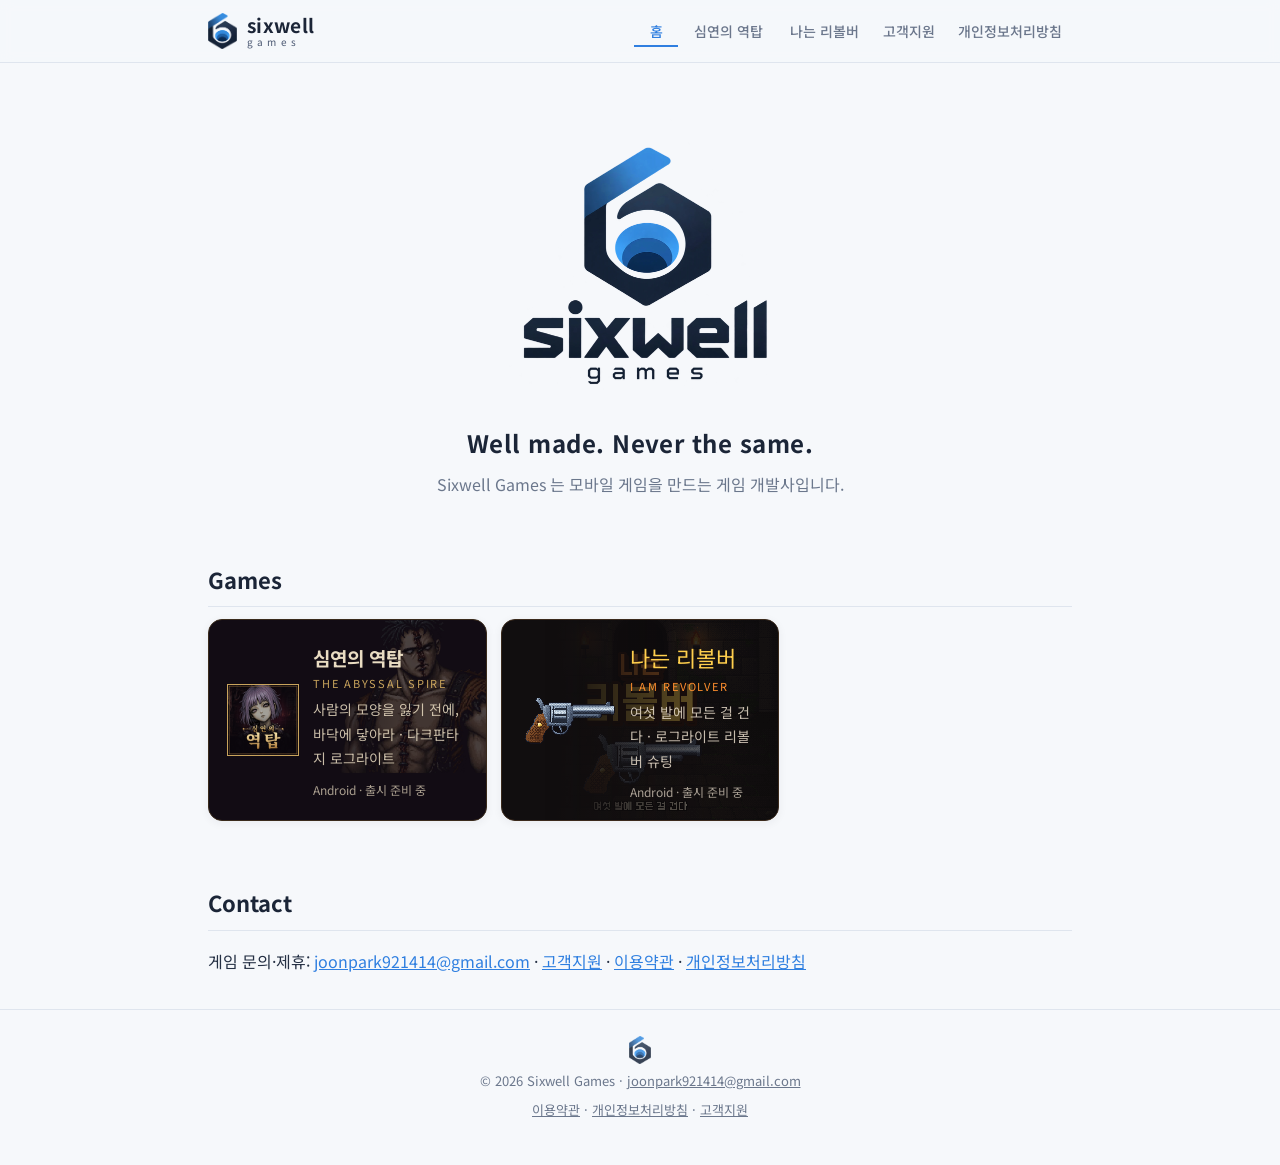
<file: index.html>
<!doctype html>
<html lang="ko"><head><meta charset="utf-8"><meta name="viewport" content="width=device-width,initial-scale=1"><link rel="preconnect" href="https://fonts.googleapis.com"><link rel="preconnect" href="https://fonts.gstatic.com" crossorigin><link href="https://fonts.googleapis.com/css2?family=Noto+Sans+KR:wght@400;500;700&display=swap" rel="stylesheet"><link rel="stylesheet" href="/style.css?v=436f7497"><link rel="icon" href="/img/favicon.png?v=c19245cb"><title>Sixwell Games — Well made. Never the same.</title><meta name="description" content="Sixwell Games 는 모바일 게임을 만드는 게임 개발사입니다."><meta property="og:title" content="Sixwell Games — Well made. Never the same."><meta property="og:image" content="https://sixwellgames.github.io/img/sixwell-logo.png"></head>
<body class="t-co"><header><div class="wrap"><a class="brand" href="/" aria-label="Sixwell Games 홈"><img class="mk dk" src="/img/sixwell-mark.png?v=55bfbbb8" alt="" width="29" height="36"><img class="mk lt" src="/img/sixwell-mark-light.png?v=147a8f50" alt="" width="29" height="36"><span class="bname"><b>sixwell</b><i>games</i></span></a><nav><a href="/" class="on">홈</a><a href="/abyssal-spire/">심연의 역탑</a><a href="/i-am-revolver/">나는 리볼버</a><a href="/support.html">고객지원</a><a href="/privacy.html">개인정보처리방침</a></nav></div></header>
<main class="wrap">
<div class="co-hero">
  <img class="logo" src="/img/sixwell-logo.png?v=3907aaeb" alt="Sixwell Games" width="280" height="277">
  <p class="slogan">Well made. Never the same.</p>
  <p class="lead">Sixwell Games 는 모바일 게임을 만드는 게임 개발사입니다.</p>
</div>
<section><h2>Games</h2><div class="gcards"><a class="gcard abyss" href="/abyssal-spire/"><div class="gbg" style="background-image:url(/img/il_varga.webp?v=620b1bcf)"></div><img class="gic" src="/img/icon.png?v=5c35c102" alt="" width="72" height="72"><div class="gtx"><b>심연의 역탑</b><small>THE ABYSSAL SPIRE</small><span>사람의 모양을 잃기 전에, 바닥에 닿아라 · 다크판타지 로그라이트</span><em>Android · 출시 준비 중</em></div></a><a class="gcard rev" href="/i-am-revolver/"><div class="gbg" style="background-image:url(/img/rv/keyart_title.png?v=8ad557b2)"></div><img class="gic px" src="/img/rv/gun_revolver_main.webp?v=5836a97a" alt="" width="96" height="48"><div class="gtx"><b>나는 리볼버</b><small>I AM REVOLVER</small><span>여섯 발에 모든 걸 건다 · 로그라이트 리볼버 슈팅</span><em>Android · 출시 준비 중</em></div></a></div></section>
<section><h2>Contact</h2><p>게임 문의·제휴: <a href="mailto:joonpark921414@gmail.com">joonpark921414@gmail.com</a> · <a href="/support.html">고객지원</a> · <a href="/terms.html">이용약관</a> · <a href="/privacy.html">개인정보처리방침</a></p></section></main>
<footer><div class="wrap"><img class="fmk dk" src="/img/sixwell-mark.png?v=55bfbbb8" alt="" width="23" height="28"><img class="fmk lt" src="/img/sixwell-mark-light.png?v=147a8f50" alt="" width="23" height="28"><div>© 2026 Sixwell Games · <a href="mailto:joonpark921414@gmail.com">joonpark921414@gmail.com</a></div><div><a href="/terms.html">이용약관</a> · <a href="/privacy.html">개인정보처리방침</a> · <a href="/support.html">고객지원</a></div></div></footer>
</body></html>
</file>
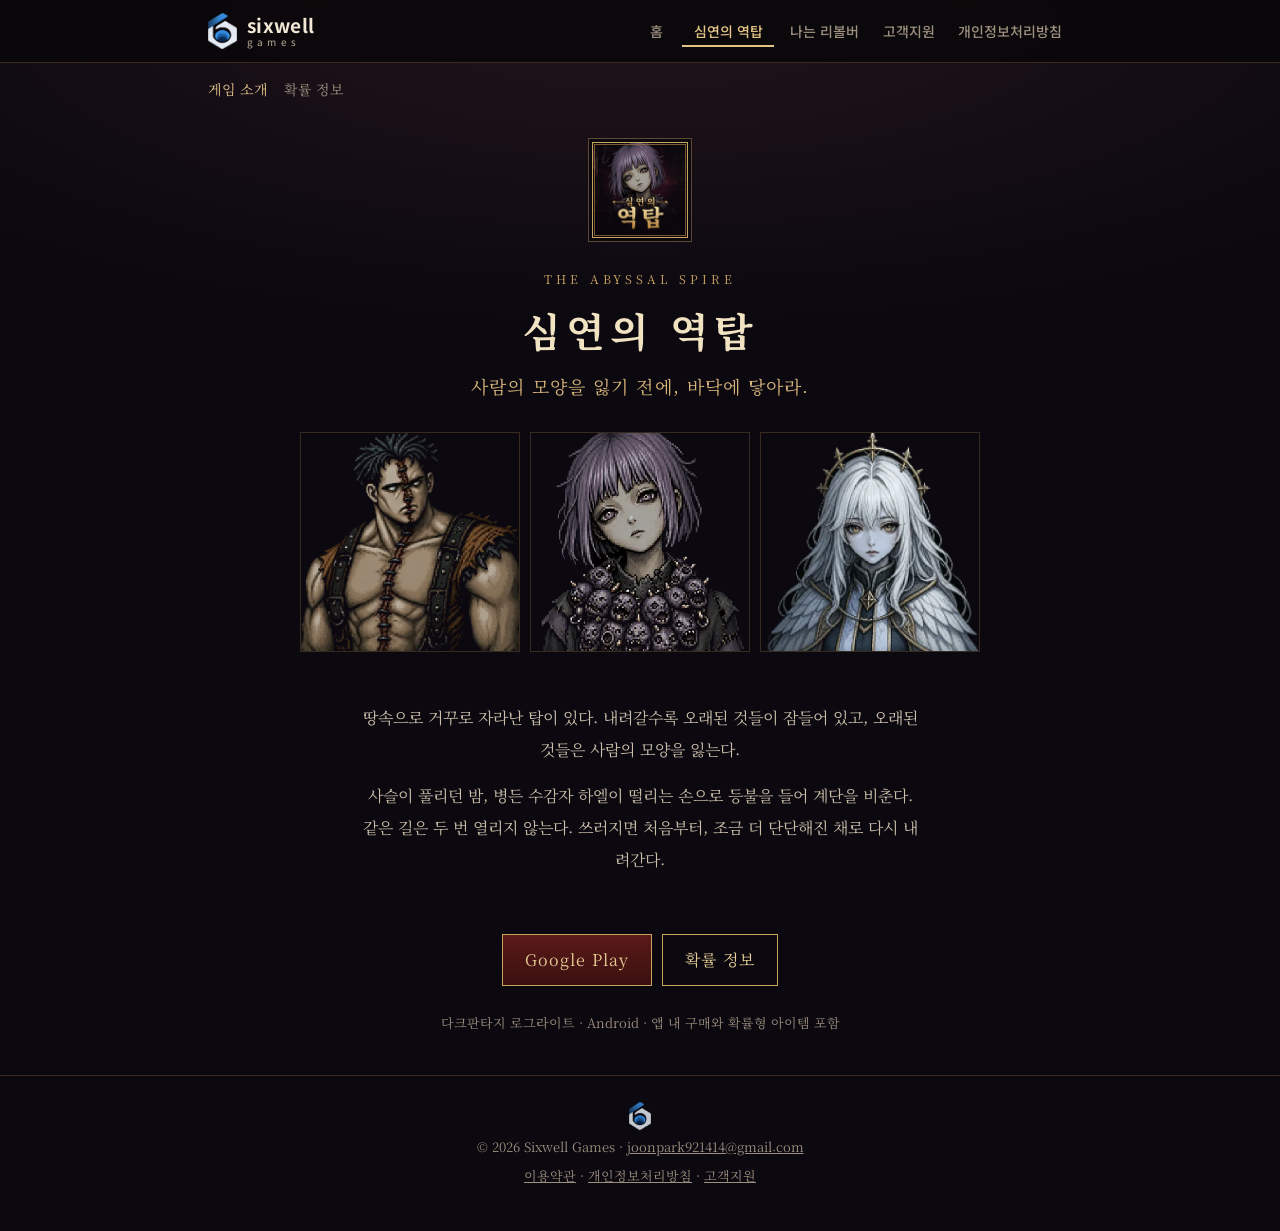
<file: abyssal-spire/index.html>
<!doctype html>
<html lang="ko"><head><meta charset="utf-8"><meta name="viewport" content="width=device-width,initial-scale=1"><link rel="preconnect" href="https://fonts.googleapis.com"><link rel="preconnect" href="https://fonts.gstatic.com" crossorigin><link href="https://fonts.googleapis.com/css2?family=Noto+Serif+KR:wght@400;600;700&family=Noto+Sans+KR:wght@400;500;700&display=swap" rel="stylesheet"><link rel="stylesheet" href="/style.css?v=436f7497"><link rel="icon" href="/img/favicon.png?v=c19245cb"><title>심연의 역탑 — Sixwell Games</title><meta name="description" content="사람의 모양을 잃기 전에, 바닥에 닿아라. 다크판타지 로그라이트, 심연의 역탑."><meta property="og:title" content="심연의 역탑 — Sixwell Games"><meta property="og:image" content="https://sixwellgames.github.io/img/sixwell-logo.png"></head>
<body class="t-abyss"><header><div class="wrap"><a class="brand" href="/" aria-label="Sixwell Games 홈"><img class="mk dk" src="/img/sixwell-mark.png?v=55bfbbb8" alt="" width="29" height="36"><img class="mk lt" src="/img/sixwell-mark-light.png?v=147a8f50" alt="" width="29" height="36"><span class="bname"><b>sixwell</b><i>games</i></span></a><nav><a href="/">홈</a><a href="/abyssal-spire/" class="on">심연의 역탑</a><a href="/i-am-revolver/">나는 리볼버</a><a href="/support.html">고객지원</a><a href="/privacy.html">개인정보처리방침</a></nav></div></header>
<main class="wrap"><div class="subnav"><a href="/abyssal-spire/" class="on">게임 소개</a><a href="/abyssal-spire/probability.html">확률 정보</a></div>
<div class="hero">
  <img class="icon" src="/img/icon.png?v=5c35c102" alt="심연의 역탑" width="96" height="96">
  <small>THE ABYSSAL SPIRE</small>
  <h1>심연의 역탑</h1>
  <p class="tag">사람의 모양을 잃기 전에, 바닥에 닿아라.</p>
  <div class="cast"><img src="/img/il_varga.webp?v=620b1bcf" alt="바르가"><img src="/img/il_nella.webp?v=937de318" alt="넬라"><img src="/img/il_elin.webp?v=301bb356" alt="엘린"></div>
</div>
<section class="lore">
<p>땅속으로 거꾸로 자라난 탑이 있다. 내려갈수록 오래된 것들이 잠들어 있고, 오래된 것들은 사람의 모양을 잃는다.</p>
<p>사슬이 풀리던 밤, 병든 수감자 하엘이 떨리는 손으로 등불을 들어 계단을 비춘다. 같은 길은 두 번 열리지 않는다. 쓰러지면 처음부터, 조금 더 단단해진 채로 다시 내려간다.</p>
</section>
<div class="btns"><a class="btn" href="https://play.google.com/store/apps/details?id=com.yeoktap.game">Google Play</a><a class="btn ghost" href="/abyssal-spire/probability.html">확률 정보</a></div>
<p class="gmeta">다크판타지 로그라이트 · Android · 앱 내 구매와 확률형 아이템 포함</p></main>
<footer><div class="wrap"><img class="fmk dk" src="/img/sixwell-mark.png?v=55bfbbb8" alt="" width="23" height="28"><img class="fmk lt" src="/img/sixwell-mark-light.png?v=147a8f50" alt="" width="23" height="28"><div>© 2026 Sixwell Games · <a href="mailto:joonpark921414@gmail.com">joonpark921414@gmail.com</a></div><div><a href="/terms.html">이용약관</a> · <a href="/privacy.html">개인정보처리방침</a> · <a href="/support.html">고객지원</a></div></div></footer>
</body></html>
</file>
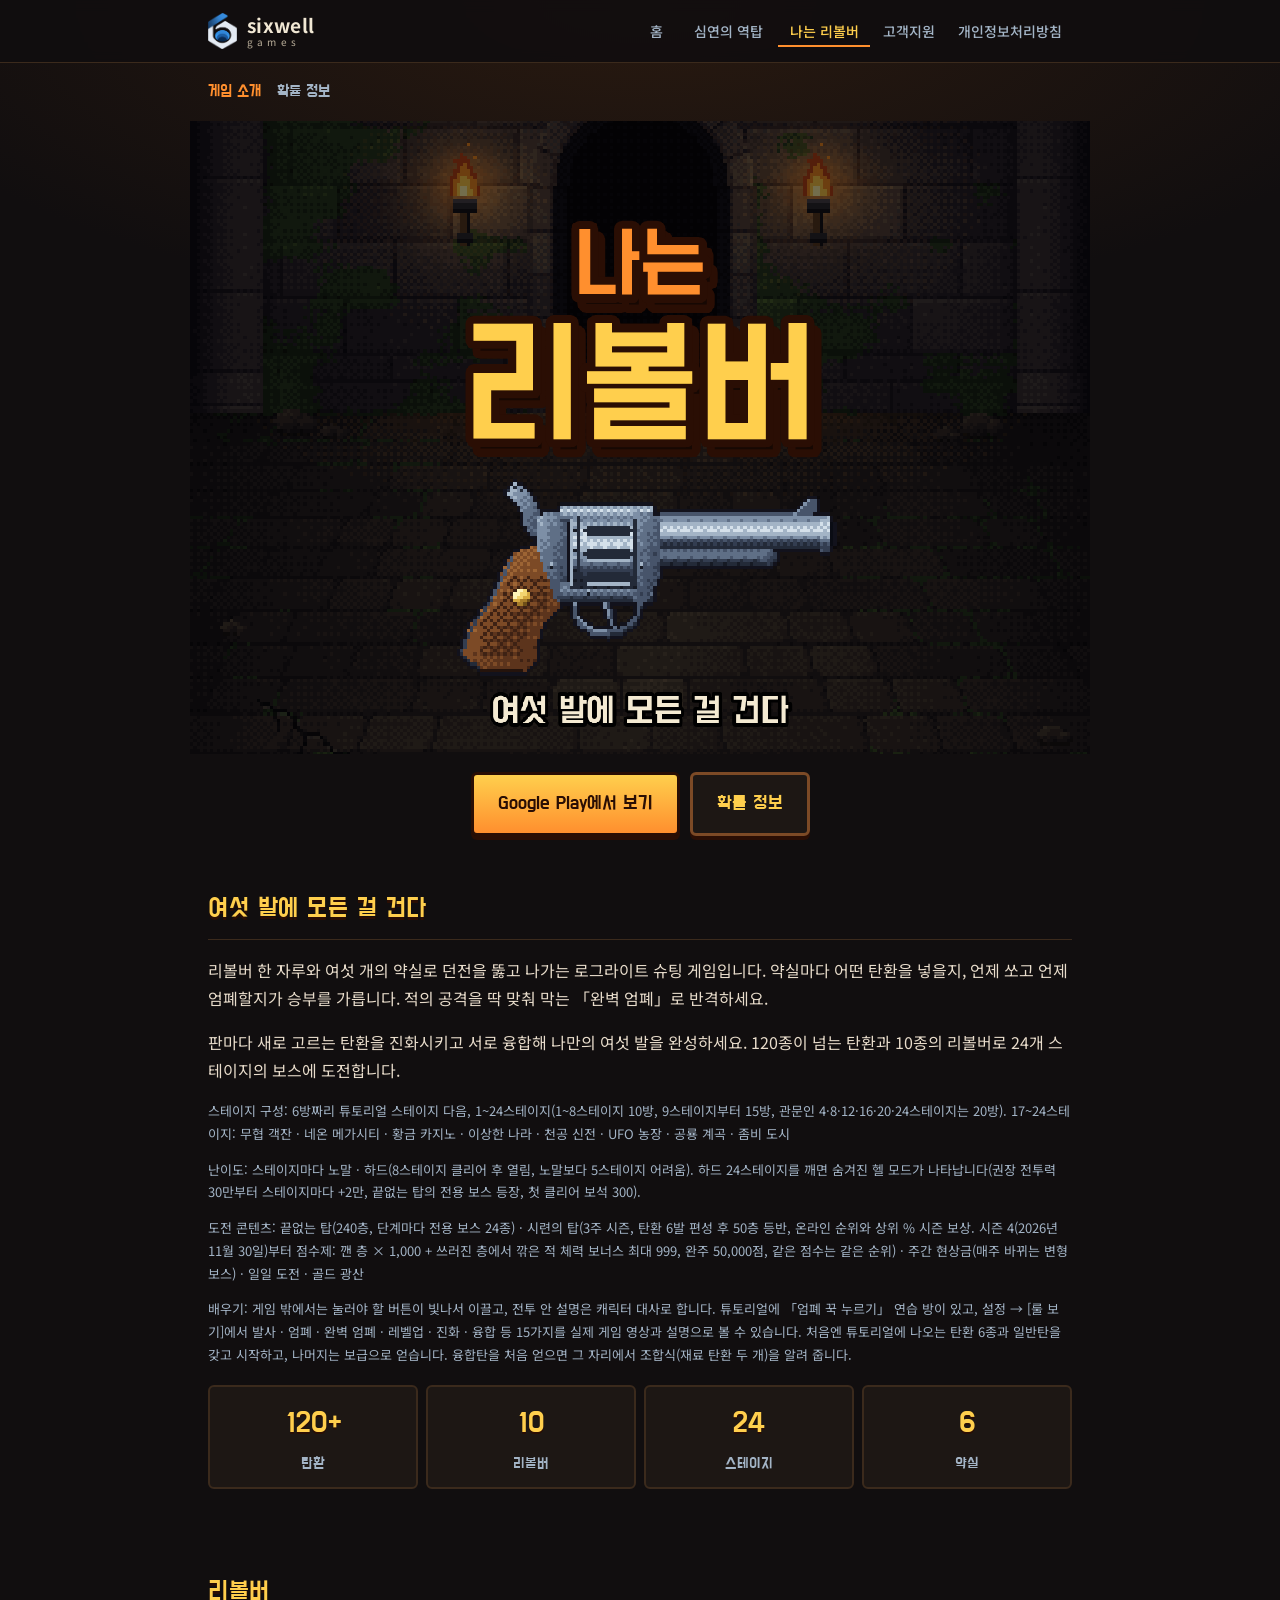
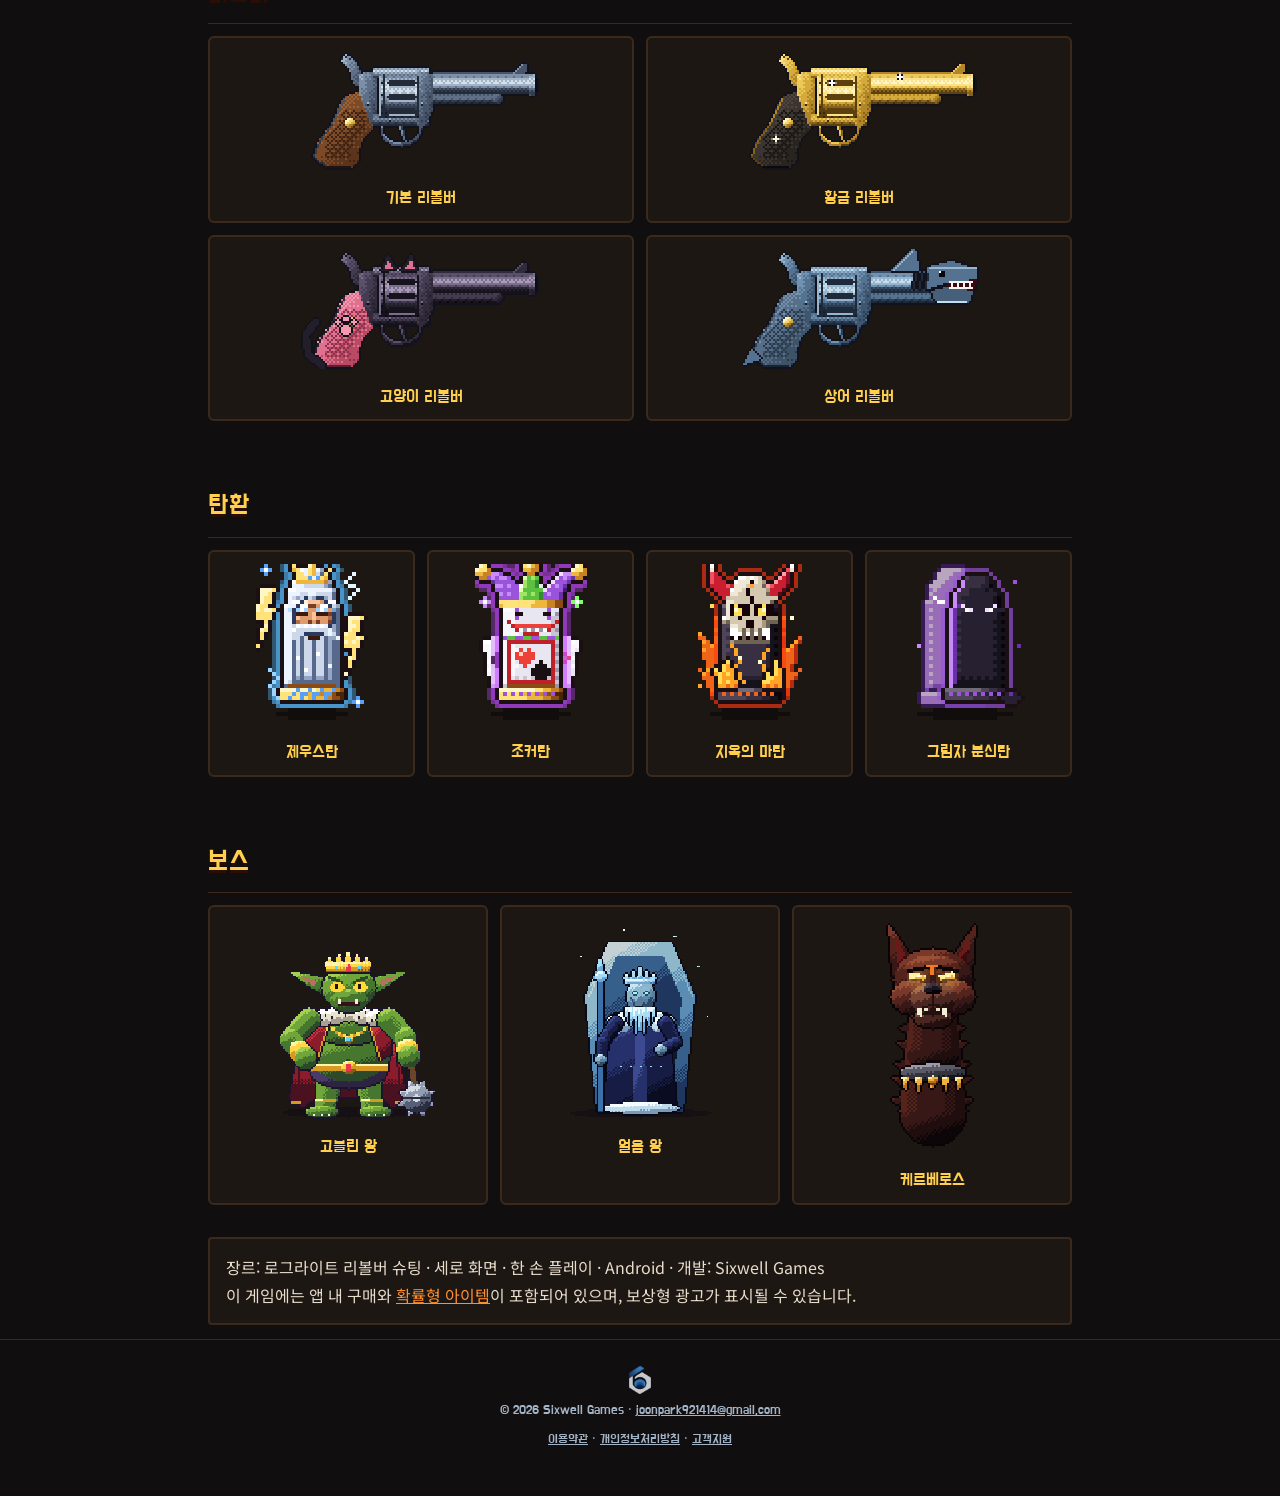
<file: i-am-revolver/index.html>
<!doctype html>
<html lang="ko"><head><meta charset="utf-8"><meta name="viewport" content="width=device-width,initial-scale=1"><link rel="preconnect" href="https://fonts.googleapis.com"><link rel="preconnect" href="https://fonts.gstatic.com" crossorigin><link href="https://fonts.googleapis.com/css2?family=Do+Hyeon&family=Noto+Sans+KR:wght@400;500;700&display=swap" rel="stylesheet"><link rel="stylesheet" href="/style.css?v=436f7497"><link rel="icon" href="/img/favicon.png?v=c19245cb"><title>나는 리볼버 — Sixwell Games</title><meta name="description" content="여섯 발에 모든 걸 건다. 리볼버 한 자루로 던전을 뚫는 로그라이트 슈팅, 나는 리볼버."><meta property="og:title" content="나는 리볼버 — Sixwell Games"><meta property="og:image" content="https://sixwellgames.github.io/img/sixwell-logo.png"></head>
<body class="t-rev"><header><div class="wrap"><a class="brand" href="/" aria-label="Sixwell Games 홈"><img class="mk dk" src="/img/sixwell-mark.png?v=55bfbbb8" alt="" width="29" height="36"><img class="mk lt" src="/img/sixwell-mark-light.png?v=147a8f50" alt="" width="29" height="36"><span class="bname"><b>sixwell</b><i>games</i></span></a><nav><a href="/">홈</a><a href="/abyssal-spire/">심연의 역탑</a><a href="/i-am-revolver/" class="on">나는 리볼버</a><a href="/support.html">고객지원</a><a href="/privacy.html">개인정보처리방침</a></nav></div></header>
<main class="wrap"><div class="subnav"><a href="/i-am-revolver/" class="on">게임 소개</a><a href="/i-am-revolver/probability.html">확률 정보</a></div>
<div class="rv-hero"><img class="key" src="/img/rv/keyart_title.png?v=8ad557b2" alt="나는 리볼버 — 여섯 발에 모든 걸 건다" width="1080" height="760"></div>
<div class="rv-btns"><a class="rbtn" href="https://play.google.com/store/apps/details?id=sixwell.iamrevolver">Google Play에서 보기</a><a class="rbtn ghost" href="/i-am-revolver/probability.html">확률 정보</a></div>
<section>
<h2>여섯 발에 모든 걸 건다</h2>
<p>리볼버 한 자루와 여섯 개의 약실로 던전을 뚫고 나가는 로그라이트 슈팅 게임입니다. 약실마다 어떤 탄환을 넣을지, 언제 쏘고 언제 엄폐할지가 승부를 가릅니다. 적의 공격을 딱 맞춰 막는 「완벽 엄폐」로 반격하세요.</p>
<p>판마다 새로 고르는 탄환을 진화시키고 서로 융합해 나만의 여섯 발을 완성하세요. 120종이 넘는 탄환과 10종의 리볼버로 24개 스테이지의 보스에 도전합니다.</p>
<p class="meta">스테이지 구성: 6방짜리 튜토리얼 스테이지 다음, 1~24스테이지(1~8스테이지 10방, 9스테이지부터 15방, 관문인 4·8·12·16·20·24스테이지는 20방). 17~24스테이지: 무협 객잔 · 네온 메가시티 · 황금 카지노 · 이상한 나라 · 천공 신전 · UFO 농장 · 공룡 계곡 · 좀비 도시</p>
<p class="meta">난이도: 스테이지마다 노말 · 하드(8스테이지 클리어 후 열림, 노말보다 5스테이지 어려움). 하드 24스테이지를 깨면 숨겨진 헬 모드가 나타납니다(권장 전투력 30만부터 스테이지마다 +2만, 끝없는 탑의 전용 보스 등장, 첫 클리어 보석 300).</p>
<p class="meta">도전 콘텐츠: 끝없는 탑(240층, 단계마다 전용 보스 24종) · 시련의 탑(3주 시즌, 탄환 6발 편성 후 50층 등반, 온라인 순위와 상위 % 시즌 보상. 시즌 4(2026년 11월 30일)부터 점수제: 깬 층 × 1,000 + 쓰러진 층에서 깎은 적 체력 보너스 최대 999, 완주 50,000점, 같은 점수는 같은 순위) · 주간 현상금(매주 바뀌는 변형 보스) · 일일 도전 · 골드 광산</p>
<p class="meta">배우기: 게임 밖에서는 눌러야 할 버튼이 빛나서 이끌고, 전투 안 설명은 캐릭터 대사로 합니다. 튜토리얼에 「엄폐 꾹 누르기」 연습 방이 있고, 설정 → [룰 보기]에서 발사 · 엄폐 · 완벽 엄폐 · 레벨업 · 진화 · 융합 등 15가지를 실제 게임 영상과 설명으로 볼 수 있습니다. 처음엔 튜토리얼에 나오는 탄환 6종과 일반탄을 갖고 시작하고, 나머지는 보급으로 얻습니다. 융합탄을 처음 얻으면 그 자리에서 조합식(재료 탄환 두 개)을 알려 줍니다.</p>
<div class="rv-facts"><div><b>120+</b><span>탄환</span></div><div><b>10</b><span>리볼버</span></div><div><b>24</b><span>스테이지</span></div><div><b>6</b><span>약실</span></div></div>
</section>
<section><h2>리볼버</h2><div class="rv-grid guns">
<figure><img class="px" src="/img/rv/gun_revolver_main.webp?v=5836a97a" alt="기본 리볼버" width="240" height="120" loading="lazy"><figcaption>기본 리볼버</figcaption></figure>
<figure><img class="px" src="/img/rv/gun_golden.webp?v=cc43740c" alt="황금 리볼버" width="240" height="120" loading="lazy"><figcaption>황금 리볼버</figcaption></figure>
<figure><img class="px" src="/img/rv/gun_cat.webp?v=bd322983" alt="고양이 리볼버" width="240" height="120" loading="lazy"><figcaption>고양이 리볼버</figcaption></figure>
<figure><img class="px" src="/img/rv/gun_shark.webp?v=1de240bb" alt="상어 리볼버" width="240" height="120" loading="lazy"><figcaption>상어 리볼버</figcaption></figure>
</div></section>
<section><h2>탄환</h2><div class="rv-grid bullets">
<figure><img class="px" src="/img/rv/bullet_zeus.webp?v=9780c466" alt="제우스탄" width="112" height="160" loading="lazy"><figcaption>제우스탄</figcaption></figure>
<figure><img class="px" src="/img/rv/bullet_joker.webp?v=6efb04c6" alt="조커탄" width="112" height="160" loading="lazy"><figcaption>조커탄</figcaption></figure>
<figure><img class="px" src="/img/rv/bullet_hellfire.webp?v=b32215c6" alt="지옥의 마탄" width="112" height="160" loading="lazy"><figcaption>지옥의 마탄</figcaption></figure>
<figure><img class="px" src="/img/rv/bullet_shadow.webp?v=d85c659e" alt="그림자 분신탄" width="112" height="160" loading="lazy"><figcaption>그림자 분신탄</figcaption></figure>
</div></section>
<section><h2>보스</h2><div class="rv-grid bosses">
<figure><img class="px" src="/img/rv/enemy_goblin_king.webp?v=371f0390" alt="고블린 왕" width="200" height="200" loading="lazy"><figcaption>고블린 왕</figcaption></figure>
<figure><img class="px" src="/img/rv/enemy_ice_king.webp?v=d3969898" alt="얼음 왕" width="200" height="200" loading="lazy"><figcaption>얼음 왕</figcaption></figure>
<figure><img class="px" src="/img/rv/enemy_cerberus.webp?v=50a28340" alt="케르베로스" width="200" height="233" loading="lazy"><figcaption>케르베로스</figcaption></figure>
</div></section>
<div class="box">장르: 로그라이트 리볼버 슈팅 · 세로 화면 · 한 손 플레이 · Android · 개발: Sixwell Games<br>이 게임에는 앱 내 구매와 <a href="/i-am-revolver/probability.html">확률형 아이템</a>이 포함되어 있으며, 보상형 광고가 표시될 수 있습니다.</div></main>
<footer><div class="wrap"><img class="fmk dk" src="/img/sixwell-mark.png?v=55bfbbb8" alt="" width="23" height="28"><img class="fmk lt" src="/img/sixwell-mark-light.png?v=147a8f50" alt="" width="23" height="28"><div>© 2026 Sixwell Games · <a href="mailto:joonpark921414@gmail.com">joonpark921414@gmail.com</a></div><div><a href="/terms.html">이용약관</a> · <a href="/privacy.html">개인정보처리방침</a> · <a href="/support.html">고객지원</a></div></div></footer>
</body></html>
</file>
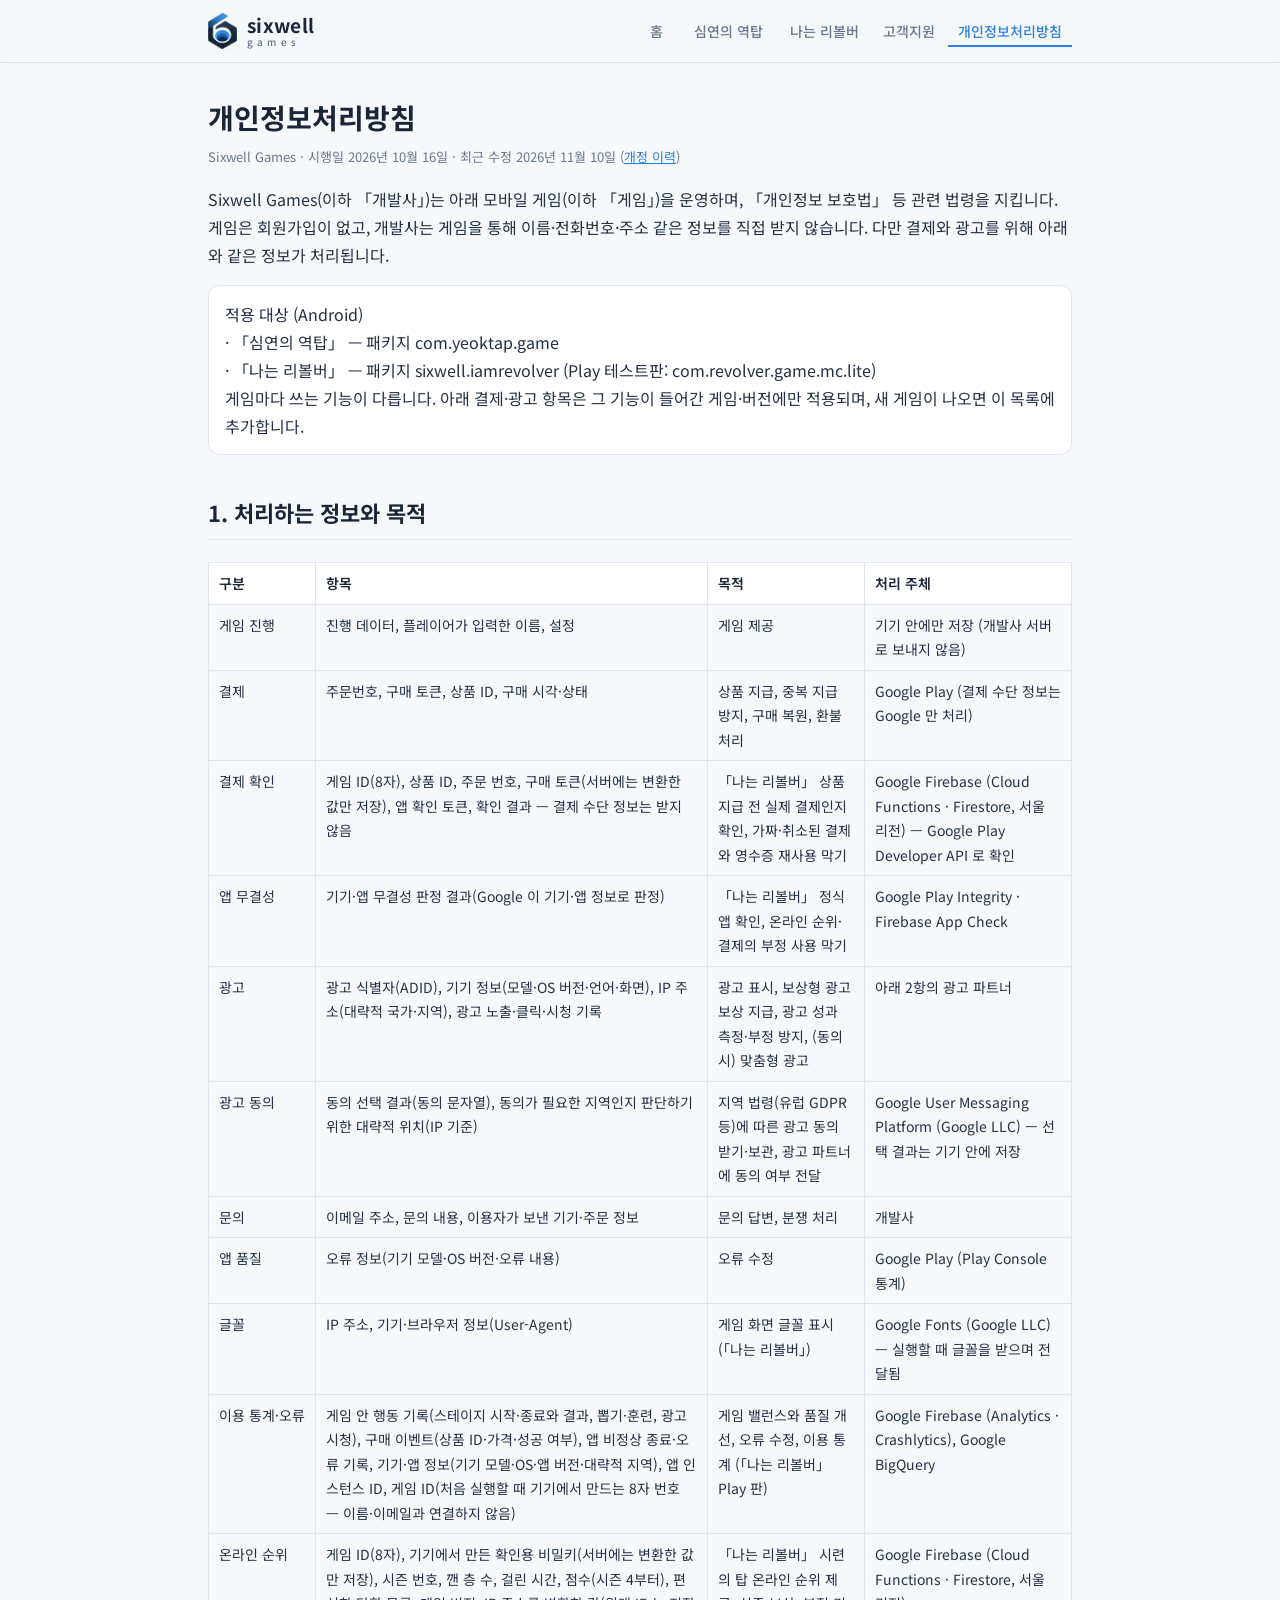
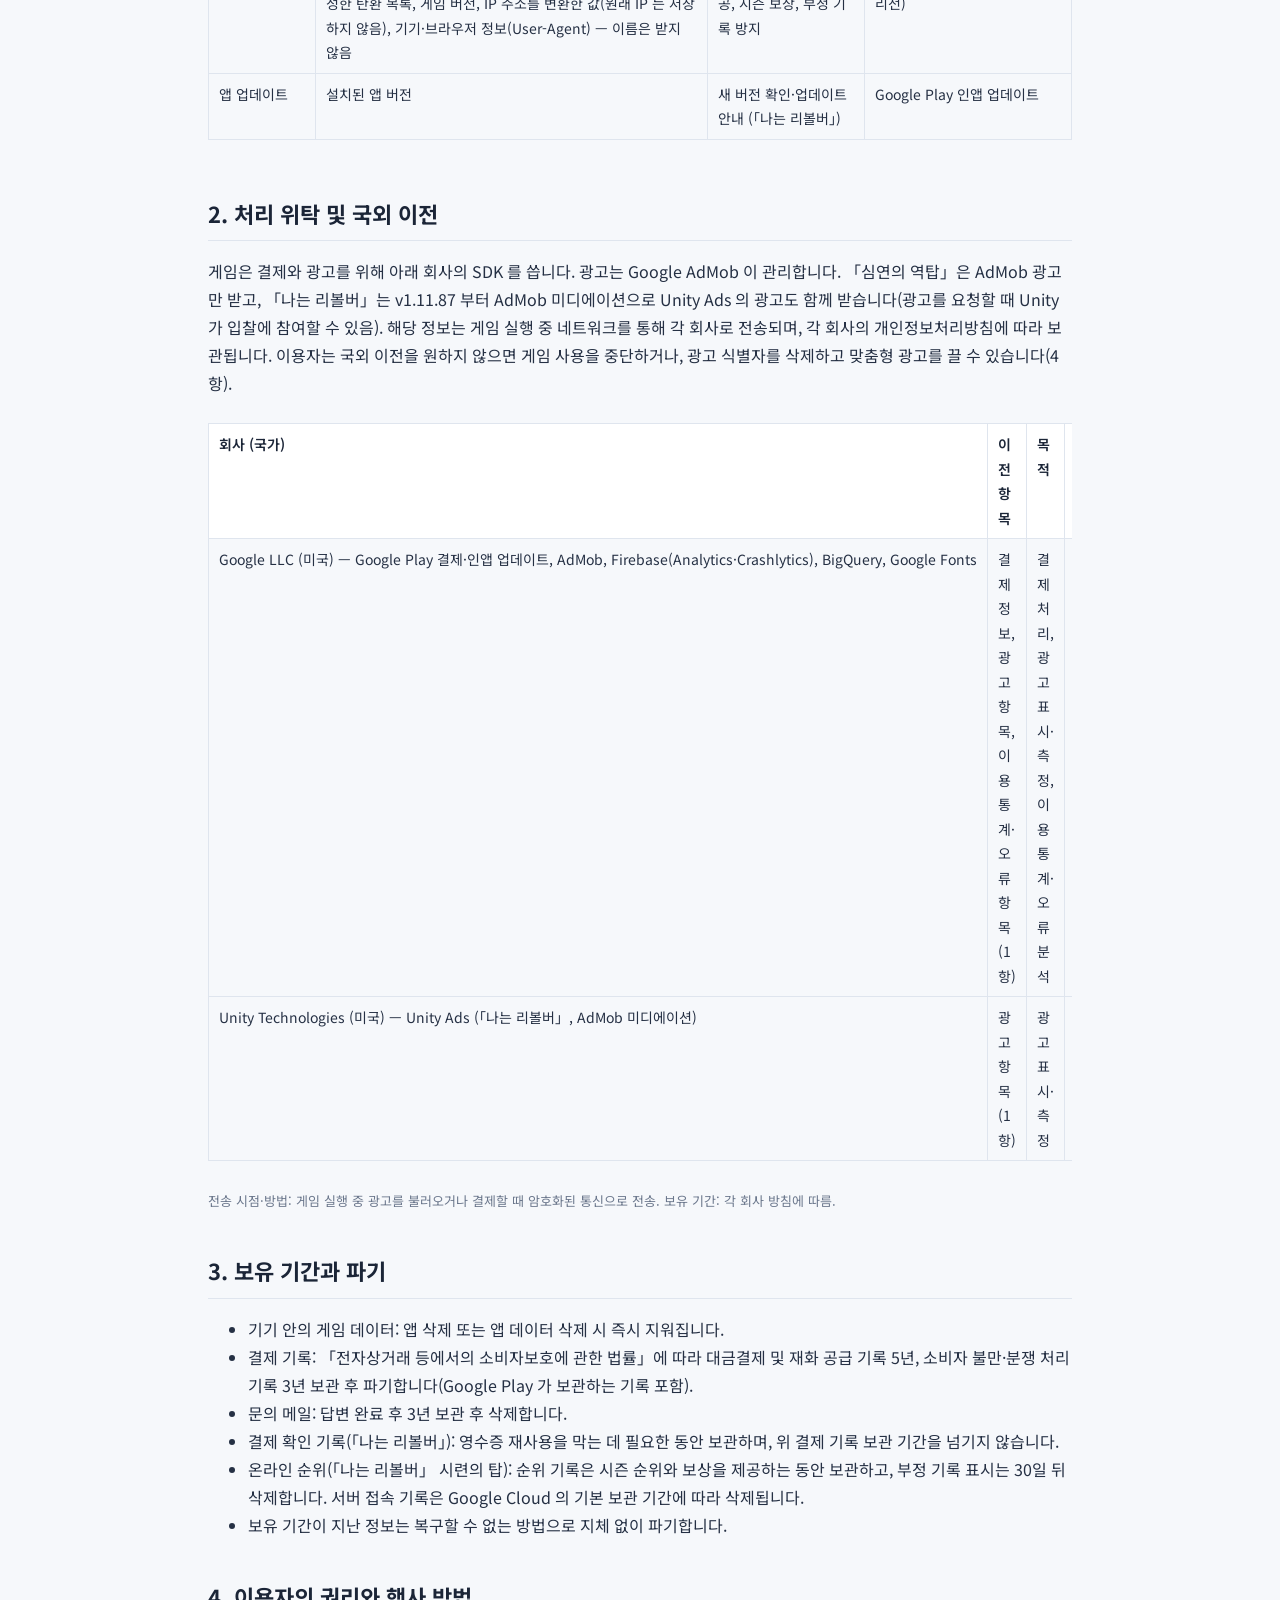
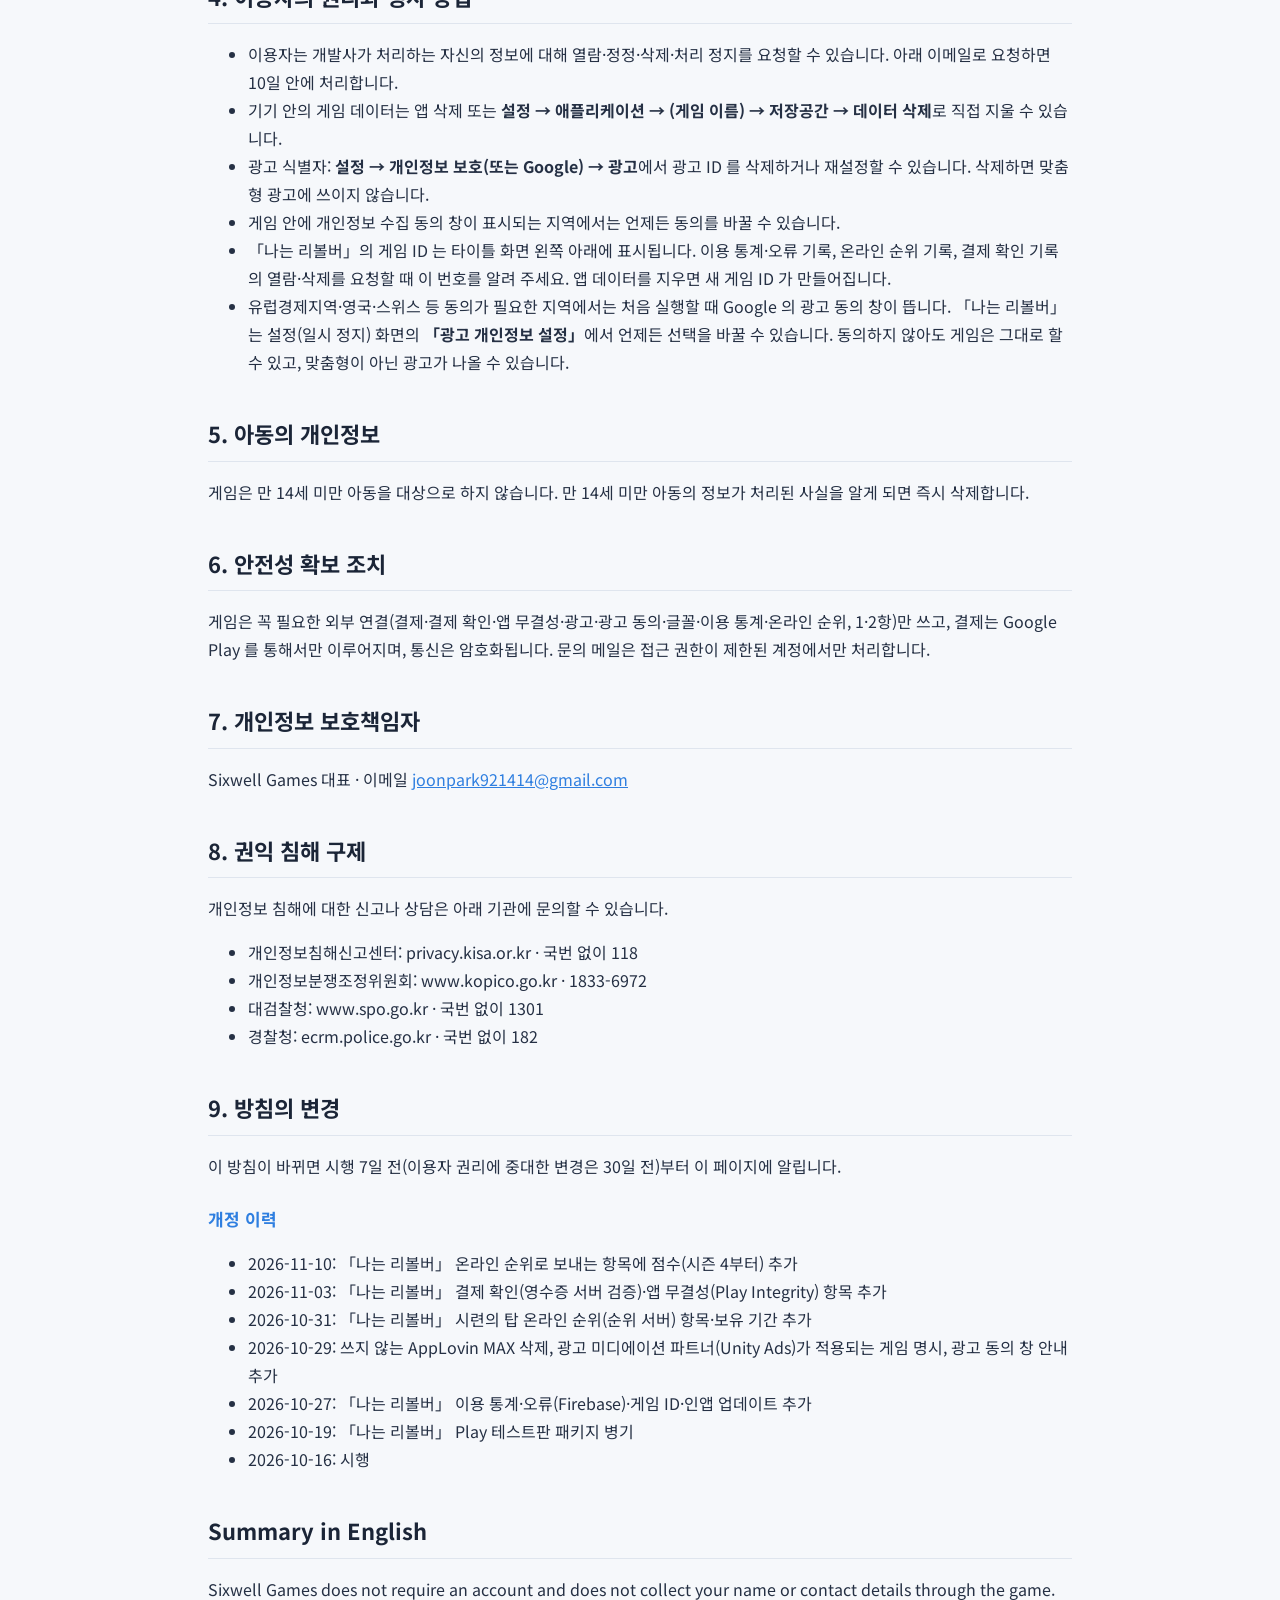
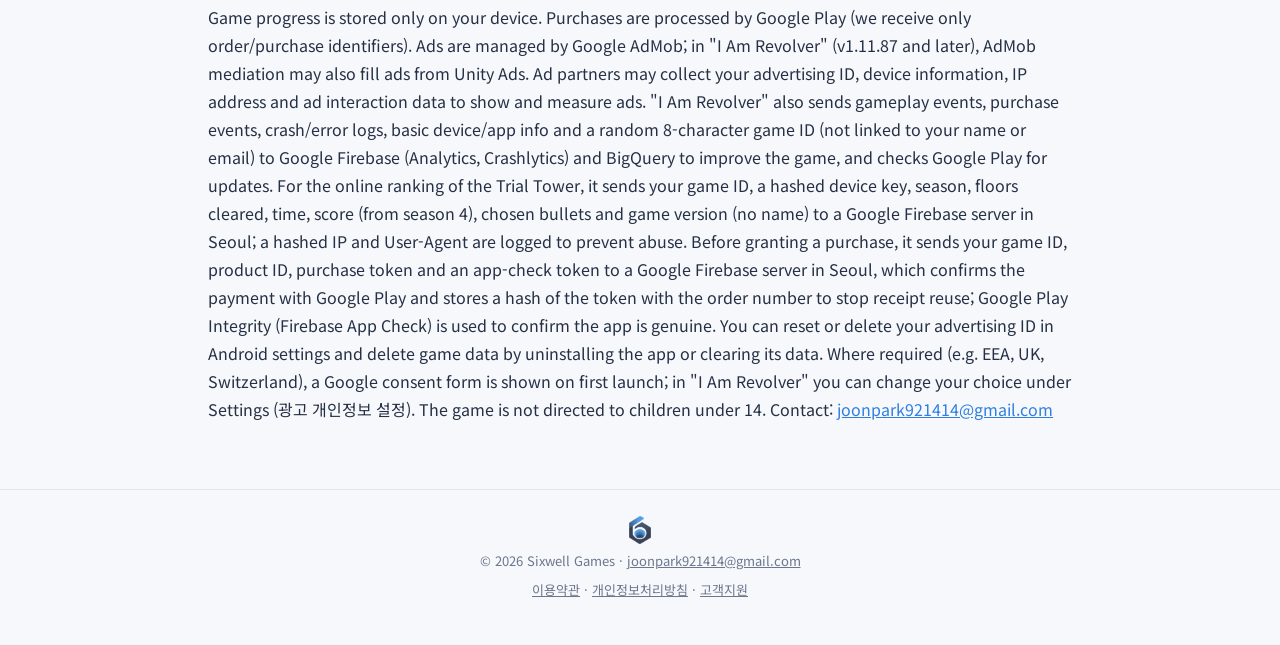
<file: privacy.html>
<!doctype html>
<html lang="ko"><head><meta charset="utf-8"><meta name="viewport" content="width=device-width,initial-scale=1"><link rel="preconnect" href="https://fonts.googleapis.com"><link rel="preconnect" href="https://fonts.gstatic.com" crossorigin><link href="https://fonts.googleapis.com/css2?family=Noto+Sans+KR:wght@400;500;700&display=swap" rel="stylesheet"><link rel="stylesheet" href="/style.css?v=436f7497"><link rel="icon" href="/img/favicon.png?v=c19245cb"><title>개인정보처리방침 — Sixwell Games</title><meta name="description" content="Sixwell Games 개인정보처리방침."><meta property="og:title" content="개인정보처리방침 — Sixwell Games"><meta property="og:image" content="https://sixwellgames.github.io/img/sixwell-logo.png"></head>
<body class="t-co"><header><div class="wrap"><a class="brand" href="/" aria-label="Sixwell Games 홈"><img class="mk dk" src="/img/sixwell-mark.png?v=55bfbbb8" alt="" width="29" height="36"><img class="mk lt" src="/img/sixwell-mark-light.png?v=147a8f50" alt="" width="29" height="36"><span class="bname"><b>sixwell</b><i>games</i></span></a><nav><a href="/">홈</a><a href="/abyssal-spire/">심연의 역탑</a><a href="/i-am-revolver/">나는 리볼버</a><a href="/support.html">고객지원</a><a href="/privacy.html" class="on">개인정보처리방침</a></nav></div></header>
<main class="wrap">
<div class="doc">
<h1>개인정보처리방침</h1>
<div class="meta">Sixwell Games · 시행일 2026년 10월 16일 · 최근 수정 2026년 11월 10일 (<a href="#history">개정 이력</a>)</div>
<p>Sixwell Games(이하 「개발사」)는 아래 모바일 게임(이하 「게임」)을 운영하며, 「개인정보 보호법」 등 관련 법령을 지킵니다. 게임은 회원가입이 없고, 개발사는 게임을 통해 이름·전화번호·주소 같은 정보를 직접 받지 않습니다. 다만 결제와 광고를 위해 아래와 같은 정보가 처리됩니다.</p>
<div class="box">적용 대상 (Android)<br>· 「심연의 역탑」 — 패키지 com.yeoktap.game<br>· 「나는 리볼버」 — 패키지 sixwell.iamrevolver (Play 테스트판: com.revolver.game.mc.lite)<br>게임마다 쓰는 기능이 다릅니다. 아래 결제·광고 항목은 그 기능이 들어간 게임·버전에만 적용되며, 새 게임이 나오면 이 목록에 추가합니다.</div>

<h2>1. 처리하는 정보와 목적</h2>
<div class="scroll"><table>
<tr><th>구분</th><th>항목</th><th>목적</th><th>처리 주체</th></tr>
<tr><td>게임 진행</td><td>진행 데이터, 플레이어가 입력한 이름, 설정</td><td>게임 제공</td><td>기기 안에만 저장 (개발사 서버로 보내지 않음)</td></tr>
<tr><td>결제</td><td>주문번호, 구매 토큰, 상품 ID, 구매 시각·상태</td><td>상품 지급, 중복 지급 방지, 구매 복원, 환불 처리</td><td>Google Play (결제 수단 정보는 Google 만 처리)</td></tr>
<tr><td>결제 확인</td><td>게임 ID(8자), 상품 ID, 주문 번호, 구매 토큰(서버에는 변환한 값만 저장), 앱 확인 토큰, 확인 결과 — 결제 수단 정보는 받지 않음</td><td>「나는 리볼버」 상품 지급 전 실제 결제인지 확인, 가짜·취소된 결제와 영수증 재사용 막기</td><td>Google Firebase (Cloud Functions · Firestore, 서울 리전) — Google Play Developer API 로 확인</td></tr>
<tr><td>앱 무결성</td><td>기기·앱 무결성 판정 결과(Google 이 기기·앱 정보로 판정)</td><td>「나는 리볼버」 정식 앱 확인, 온라인 순위·결제의 부정 사용 막기</td><td>Google Play Integrity · Firebase App Check</td></tr>
<tr><td>광고</td><td>광고 식별자(ADID), 기기 정보(모델·OS 버전·언어·화면), IP 주소(대략적 국가·지역), 광고 노출·클릭·시청 기록</td><td>광고 표시, 보상형 광고 보상 지급, 광고 성과 측정·부정 방지, (동의 시) 맞춤형 광고</td><td>아래 2항의 광고 파트너</td></tr>
<tr><td>광고 동의</td><td>동의 선택 결과(동의 문자열), 동의가 필요한 지역인지 판단하기 위한 대략적 위치(IP 기준)</td><td>지역 법령(유럽 GDPR 등)에 따른 광고 동의 받기·보관, 광고 파트너에 동의 여부 전달</td><td>Google User Messaging Platform (Google LLC) — 선택 결과는 기기 안에 저장</td></tr>
<tr><td>문의</td><td>이메일 주소, 문의 내용, 이용자가 보낸 기기·주문 정보</td><td>문의 답변, 분쟁 처리</td><td>개발사</td></tr>
<tr><td>앱 품질</td><td>오류 정보(기기 모델·OS 버전·오류 내용)</td><td>오류 수정</td><td>Google Play (Play Console 통계)</td></tr>
<tr><td>글꼴</td><td>IP 주소, 기기·브라우저 정보(User-Agent)</td><td>게임 화면 글꼴 표시 (「나는 리볼버」)</td><td>Google Fonts (Google LLC) — 실행할 때 글꼴을 받으며 전달됨</td></tr>
<tr><td>이용 통계·오류</td><td>게임 안 행동 기록(스테이지 시작·종료와 결과, 뽑기·훈련, 광고 시청), 구매 이벤트(상품 ID·가격·성공 여부), 앱 비정상 종료·오류 기록, 기기·앱 정보(기기 모델·OS·앱 버전·대략적 지역), 앱 인스턴스 ID, 게임 ID(처음 실행할 때 기기에서 만드는 8자 번호 — 이름·이메일과 연결하지 않음)</td><td>게임 밸런스와 품질 개선, 오류 수정, 이용 통계 (「나는 리볼버」 Play 판)</td><td>Google Firebase (Analytics · Crashlytics), Google BigQuery</td></tr>
<tr><td>온라인 순위</td><td>게임 ID(8자), 기기에서 만든 확인용 비밀키(서버에는 변환한 값만 저장), 시즌 번호, 깬 층 수, 걸린 시간, 점수(시즌 4부터), 편성한 탄환 목록, 게임 버전, IP 주소를 변환한 값(원래 IP 는 저장하지 않음), 기기·브라우저 정보(User-Agent) — 이름은 받지 않음</td><td>「나는 리볼버」 시련의 탑 온라인 순위 제공, 시즌 보상, 부정 기록 방지</td><td>Google Firebase (Cloud Functions · Firestore, 서울 리전)</td></tr>
<tr><td>앱 업데이트</td><td>설치된 앱 버전</td><td>새 버전 확인·업데이트 안내 (「나는 리볼버」)</td><td>Google Play 인앱 업데이트</td></tr>
</table></div>

<h2>2. 처리 위탁 및 국외 이전</h2>
<p>게임은 결제와 광고를 위해 아래 회사의 SDK 를 씁니다. 광고는 Google AdMob 이 관리합니다. 「심연의 역탑」은 AdMob 광고만 받고, 「나는 리볼버」는 v1.11.87 부터 AdMob 미디에이션으로 Unity Ads 의 광고도 함께 받습니다(광고를 요청할 때 Unity 가 입찰에 참여할 수 있음). 해당 정보는 게임 실행 중 네트워크를 통해 각 회사로 전송되며, 각 회사의 개인정보처리방침에 따라 보관됩니다. 이용자는 국외 이전을 원하지 않으면 게임 사용을 중단하거나, 광고 식별자를 삭제하고 맞춤형 광고를 끌 수 있습니다(4항).</p>
<div class="scroll"><table>
<tr><th>회사 (국가)</th><th>이전 항목</th><th>목적</th><th>방침</th></tr>
<tr><td>Google LLC (미국) — Google Play 결제·인앱 업데이트, AdMob, Firebase(Analytics·Crashlytics), BigQuery, Google Fonts</td><td>결제 정보, 광고 항목, 이용 통계·오류 항목(1항)</td><td>결제 처리, 광고 표시·측정, 이용 통계·오류 분석</td><td><a href="https://policies.google.com/privacy">링크</a></td></tr>
<tr><td>Unity Technologies (미국) — Unity Ads (「나는 리볼버」, AdMob 미디에이션)</td><td>광고 항목(1항)</td><td>광고 표시·측정</td><td><a href="https://unity.com/legal/game-player-and-app-user-privacy-policy">링크</a></td></tr>
</table></div>
<p class="meta">전송 시점·방법: 게임 실행 중 광고를 불러오거나 결제할 때 암호화된 통신으로 전송. 보유 기간: 각 회사 방침에 따름.</p>

<h2>3. 보유 기간과 파기</h2>
<ul>
<li>기기 안의 게임 데이터: 앱 삭제 또는 앱 데이터 삭제 시 즉시 지워집니다.</li>
<li>결제 기록: 「전자상거래 등에서의 소비자보호에 관한 법률」에 따라 대금결제 및 재화 공급 기록 5년, 소비자 불만·분쟁 처리 기록 3년 보관 후 파기합니다(Google Play 가 보관하는 기록 포함).</li>
<li>문의 메일: 답변 완료 후 3년 보관 후 삭제합니다.</li>
<li>결제 확인 기록(「나는 리볼버」): 영수증 재사용을 막는 데 필요한 동안 보관하며, 위 결제 기록 보관 기간을 넘기지 않습니다.</li>
<li>온라인 순위(「나는 리볼버」 시련의 탑): 순위 기록은 시즌 순위와 보상을 제공하는 동안 보관하고, 부정 기록 표시는 30일 뒤 삭제합니다. 서버 접속 기록은 Google Cloud 의 기본 보관 기간에 따라 삭제됩니다.</li>
<li>보유 기간이 지난 정보는 복구할 수 없는 방법으로 지체 없이 파기합니다.</li>
</ul>

<h2>4. 이용자의 권리와 행사 방법</h2>
<ul>
<li>이용자는 개발사가 처리하는 자신의 정보에 대해 열람·정정·삭제·처리 정지를 요청할 수 있습니다. 아래 이메일로 요청하면 10일 안에 처리합니다.</li>
<li>기기 안의 게임 데이터는 앱 삭제 또는 <b>설정 → 애플리케이션 → (게임 이름) → 저장공간 → 데이터 삭제</b>로 직접 지울 수 있습니다.</li>
<li>광고 식별자: <b>설정 → 개인정보 보호(또는 Google) → 광고</b>에서 광고 ID 를 삭제하거나 재설정할 수 있습니다. 삭제하면 맞춤형 광고에 쓰이지 않습니다.</li>
<li>게임 안에 개인정보 수집 동의 창이 표시되는 지역에서는 언제든 동의를 바꿀 수 있습니다.</li>
<li>「나는 리볼버」의 게임 ID 는 타이틀 화면 왼쪽 아래에 표시됩니다. 이용 통계·오류 기록, 온라인 순위 기록, 결제 확인 기록의 열람·삭제를 요청할 때 이 번호를 알려 주세요. 앱 데이터를 지우면 새 게임 ID 가 만들어집니다.</li>
<li>유럽경제지역·영국·스위스 등 동의가 필요한 지역에서는 처음 실행할 때 Google 의 광고 동의 창이 뜹니다. 「나는 리볼버」는 설정(일시 정지) 화면의 <b>「광고 개인정보 설정」</b>에서 언제든 선택을 바꿀 수 있습니다. 동의하지 않아도 게임은 그대로 할 수 있고, 맞춤형이 아닌 광고가 나올 수 있습니다.</li>
</ul>

<h2>5. 아동의 개인정보</h2>
<p>게임은 만 14세 미만 아동을 대상으로 하지 않습니다. 만 14세 미만 아동의 정보가 처리된 사실을 알게 되면 즉시 삭제합니다.</p>

<h2>6. 안전성 확보 조치</h2>
<p>게임은 꼭 필요한 외부 연결(결제·결제 확인·앱 무결성·광고·광고 동의·글꼴·이용 통계·온라인 순위, 1·2항)만 쓰고, 결제는 Google Play 를 통해서만 이루어지며, 통신은 암호화됩니다. 문의 메일은 접근 권한이 제한된 계정에서만 처리합니다.</p>

<h2>7. 개인정보 보호책임자</h2>
<p>Sixwell Games 대표 · 이메일 <a href="mailto:joonpark921414@gmail.com">joonpark921414@gmail.com</a></p>

<h2>8. 권익 침해 구제</h2>
<p>개인정보 침해에 대한 신고나 상담은 아래 기관에 문의할 수 있습니다.</p>
<ul>
<li>개인정보침해신고센터: privacy.kisa.or.kr · 국번 없이 118</li>
<li>개인정보분쟁조정위원회: www.kopico.go.kr · 1833-6972</li>
<li>대검찰청: www.spo.go.kr · 국번 없이 1301</li>
<li>경찰청: ecrm.police.go.kr · 국번 없이 182</li>
</ul>

<h2>9. 방침의 변경</h2>
<p>이 방침이 바뀌면 시행 7일 전(이용자 권리에 중대한 변경은 30일 전)부터 이 페이지에 알립니다.</p>
<h3 id="history">개정 이력</h3>
<ul>
<li>2026-11-10: 「나는 리볼버」 온라인 순위로 보내는 항목에 점수(시즌 4부터) 추가</li>
<li>2026-11-03: 「나는 리볼버」 결제 확인(영수증 서버 검증)·앱 무결성(Play Integrity) 항목 추가</li>
<li>2026-10-31: 「나는 리볼버」 시련의 탑 온라인 순위(순위 서버) 항목·보유 기간 추가</li>
<li>2026-10-29: 쓰지 않는 AppLovin MAX 삭제, 광고 미디에이션 파트너(Unity Ads)가 적용되는 게임 명시, 광고 동의 창 안내 추가</li>
<li>2026-10-27: 「나는 리볼버」 이용 통계·오류(Firebase)·게임 ID·인앱 업데이트 추가</li>
<li>2026-10-19: 「나는 리볼버」 Play 테스트판 패키지 병기</li>
<li>2026-10-16: 시행</li>
</ul>

<h2 id="en">Summary in English</h2>
<p>Sixwell Games does not require an account and does not collect your name or contact details through the game. Game progress is stored only on your device. Purchases are processed by Google Play (we receive only order/purchase identifiers). Ads are managed by Google AdMob; in "I Am Revolver" (v1.11.87 and later), AdMob mediation may also fill ads from Unity Ads. Ad partners may collect your advertising ID, device information, IP address and ad interaction data to show and measure ads. "I Am Revolver" also sends gameplay events, purchase events, crash/error logs, basic device/app info and a random 8-character game ID (not linked to your name or email) to Google Firebase (Analytics, Crashlytics) and BigQuery to improve the game, and checks Google Play for updates. For the online ranking of the Trial Tower, it sends your game ID, a hashed device key, season, floors cleared, time, score (from season 4), chosen bullets and game version (no name) to a Google Firebase server in Seoul; a hashed IP and User-Agent are logged to prevent abuse. Before granting a purchase, it sends your game ID, product ID, purchase token and an app-check token to a Google Firebase server in Seoul, which confirms the payment with Google Play and stores a hash of the token with the order number to stop receipt reuse; Google Play Integrity (Firebase App Check) is used to confirm the app is genuine. You can reset or delete your advertising ID in Android settings and delete game data by uninstalling the app or clearing its data. Where required (e.g. EEA, UK, Switzerland), a Google consent form is shown on first launch; in "I Am Revolver" you can change your choice under Settings (광고 개인정보 설정). The game is not directed to children under 14. Contact: <a href="mailto:joonpark921414@gmail.com">joonpark921414@gmail.com</a></p>
</div></main>
<footer><div class="wrap"><img class="fmk dk" src="/img/sixwell-mark.png?v=55bfbbb8" alt="" width="23" height="28"><img class="fmk lt" src="/img/sixwell-mark-light.png?v=147a8f50" alt="" width="23" height="28"><div>© 2026 Sixwell Games · <a href="mailto:joonpark921414@gmail.com">joonpark921414@gmail.com</a></div><div><a href="/terms.html">이용약관</a> · <a href="/privacy.html">개인정보처리방침</a> · <a href="/support.html">고객지원</a></div></div></footer>
</body></html>
</file>
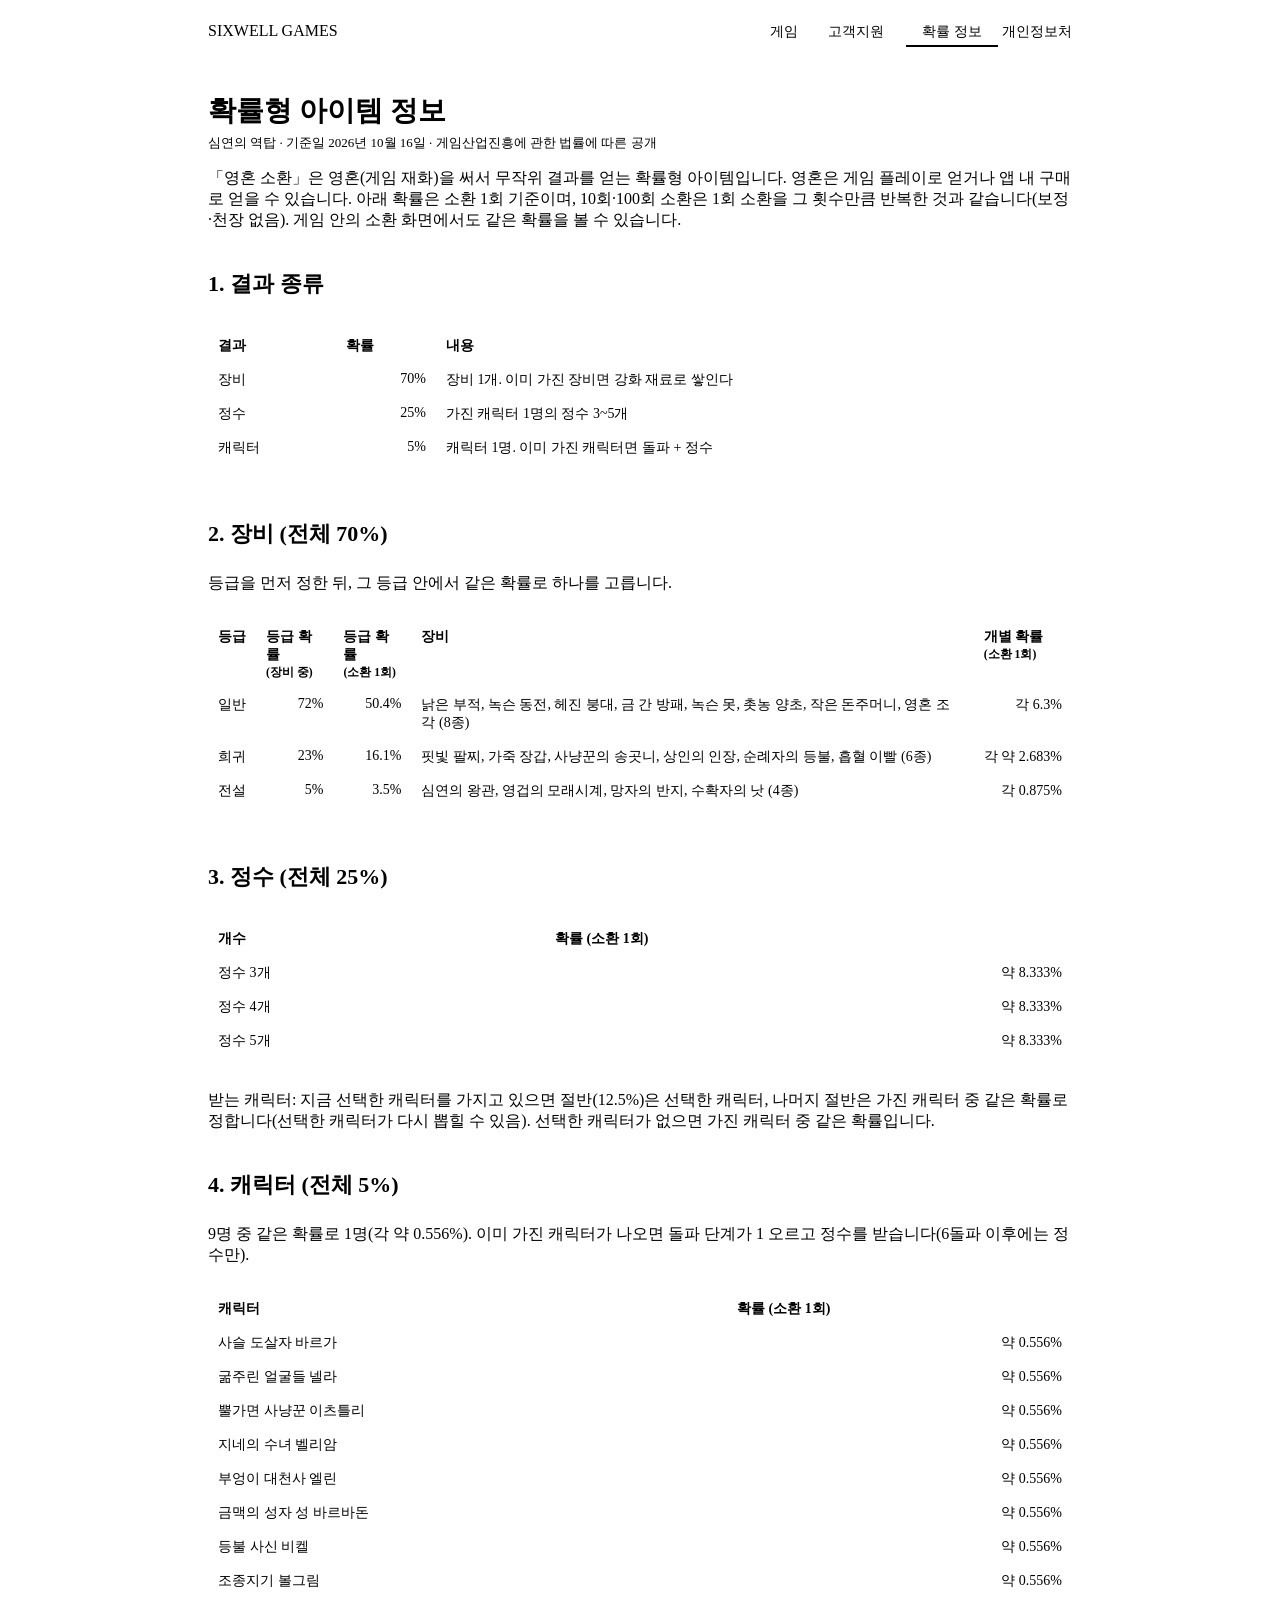
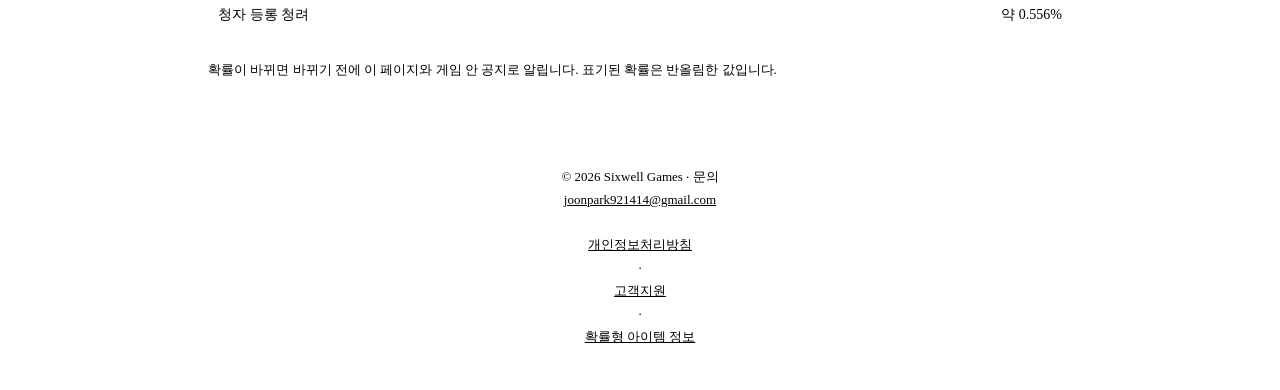
<file: probability.html>
<!doctype html>
<html lang="ko"><head><meta charset="utf-8"><meta name="viewport" content="width=device-width,initial-scale=1"><link rel="preconnect" href="https://fonts.googleapis.com"><link rel="preconnect" href="https://fonts.gstatic.com" crossorigin><link href="https://fonts.googleapis.com/css2?family=Noto+Serif+KR:wght@400;600;700&display=swap" rel="stylesheet"><link rel="stylesheet" href="/style.css"><link rel="icon" href="/img/icon.png"><title>확률형 아이템 정보 — 심연의 역탑</title><meta name="description" content="심연의 역탑 영혼 소환 확률 공개."></head>
<body><header><div class="wrap"><a class="brand" href="/">SIXWELL GAMES</a><nav><a href="/">게임</a><a href="/support.html">고객지원</a><a href="/probability.html" class="on">확률 정보</a><a href="/privacy.html">개인정보처리방침</a></nav></div></header>
<main class="wrap">
<div class="doc">
<h1>확률형 아이템 정보</h1>
<div class="meta">심연의 역탑 · 기준일 2026년 10월 16일 · 게임산업진흥에 관한 법률에 따른 공개</div>
<p>「영혼 소환」은 영혼(게임 재화)을 써서 무작위 결과를 얻는 확률형 아이템입니다. 영혼은 게임 플레이로 얻거나 앱 내 구매로 얻을 수 있습니다. 아래 확률은 소환 1회 기준이며, 10회·100회 소환은 1회 소환을 그 횟수만큼 반복한 것과 같습니다(보정·천장 없음). 게임 안의 소환 화면에서도 같은 확률을 볼 수 있습니다.</p>

<h2>1. 결과 종류</h2>
<div class="scroll"><table>
<tr><th>결과</th><th>확률</th><th>내용</th></tr>
<tr><td>장비</td><td class="n">70%</td><td>장비 1개. 이미 가진 장비면 강화 재료로 쌓인다</td></tr>
<tr><td>정수</td><td class="n">25%</td><td>가진 캐릭터 1명의 정수 3~5개</td></tr>
<tr><td>캐릭터</td><td class="n">5%</td><td>캐릭터 1명. 이미 가진 캐릭터면 돌파 + 정수</td></tr>
</table></div>

<h2>2. 장비 (전체 70%)</h2>
<p>등급을 먼저 정한 뒤, 그 등급 안에서 같은 확률로 하나를 고릅니다.</p>
<div class="scroll"><table>
<tr><th>등급</th><th>등급 확률<br><small>(장비 중)</small></th><th>등급 확률<br><small>(소환 1회)</small></th><th>장비</th><th>개별 확률<br><small>(소환 1회)</small></th></tr>
<tr><td>일반</td><td class="n">72%</td><td class="n">50.4%</td><td>낡은 부적, 녹슨 동전, 헤진 붕대, 금 간 방패, 녹슨 못, 촛농 양초, 작은 돈주머니, 영혼 조각 (8종)</td><td class="n">각 6.3%</td></tr>
<tr><td>희귀</td><td class="n">23%</td><td class="n">16.1%</td><td>핏빛 팔찌, 가죽 장갑, 사냥꾼의 송곳니, 상인의 인장, 순례자의 등불, 흡혈 이빨 (6종)</td><td class="n">각 약 2.683%</td></tr>
<tr><td>전설</td><td class="n">5%</td><td class="n">3.5%</td><td>심연의 왕관, 영겁의 모래시계, 망자의 반지, 수확자의 낫 (4종)</td><td class="n">각 0.875%</td></tr>
</table></div>

<h2>3. 정수 (전체 25%)</h2>
<div class="scroll"><table>
<tr><th>개수</th><th>확률 (소환 1회)</th></tr>
<tr><td>정수 3개</td><td class="n">약 8.333%</td></tr>
<tr><td>정수 4개</td><td class="n">약 8.333%</td></tr>
<tr><td>정수 5개</td><td class="n">약 8.333%</td></tr>
</table></div>
<p>받는 캐릭터: 지금 선택한 캐릭터를 가지고 있으면 절반(12.5%)은 선택한 캐릭터, 나머지 절반은 가진 캐릭터 중 같은 확률로 정합니다(선택한 캐릭터가 다시 뽑힐 수 있음). 선택한 캐릭터가 없으면 가진 캐릭터 중 같은 확률입니다.</p>

<h2>4. 캐릭터 (전체 5%)</h2>
<p>9명 중 같은 확률로 1명(각 약 0.556%). 이미 가진 캐릭터가 나오면 돌파 단계가 1 오르고 정수를 받습니다(6돌파 이후에는 정수만).</p>
<div class="scroll"><table>
<tr><th>캐릭터</th><th>확률 (소환 1회)</th></tr>
<tr><td>사슬 도살자 바르가</td><td class="n">약 0.556%</td></tr>
<tr><td>굶주린 얼굴들 넬라</td><td class="n">약 0.556%</td></tr>
<tr><td>뿔가면 사냥꾼 이츠틀리</td><td class="n">약 0.556%</td></tr>
<tr><td>지네의 수녀 벨리암</td><td class="n">약 0.556%</td></tr>
<tr><td>부엉이 대천사 엘린</td><td class="n">약 0.556%</td></tr>
<tr><td>금맥의 성자 성 바르바돈</td><td class="n">약 0.556%</td></tr>
<tr><td>등불 사신 비켈</td><td class="n">약 0.556%</td></tr>
<tr><td>조종지기 볼그림</td><td class="n">약 0.556%</td></tr>
<tr><td>청자 등롱 청려</td><td class="n">약 0.556%</td></tr>
</table></div>
<p class="meta">확률이 바뀌면 바뀌기 전에 이 페이지와 게임 안 공지로 알립니다. 표기된 확률은 반올림한 값입니다.</p>
</div></main>
<footer><div class="wrap">© 2026 Sixwell Games · 문의 <a href="mailto:joonpark921414@gmail.com">joonpark921414@gmail.com</a><br><a href="/privacy.html">개인정보처리방침</a> · <a href="/support.html">고객지원</a> · <a href="/probability.html">확률형 아이템 정보</a></div></footer>
</body></html>
</file>
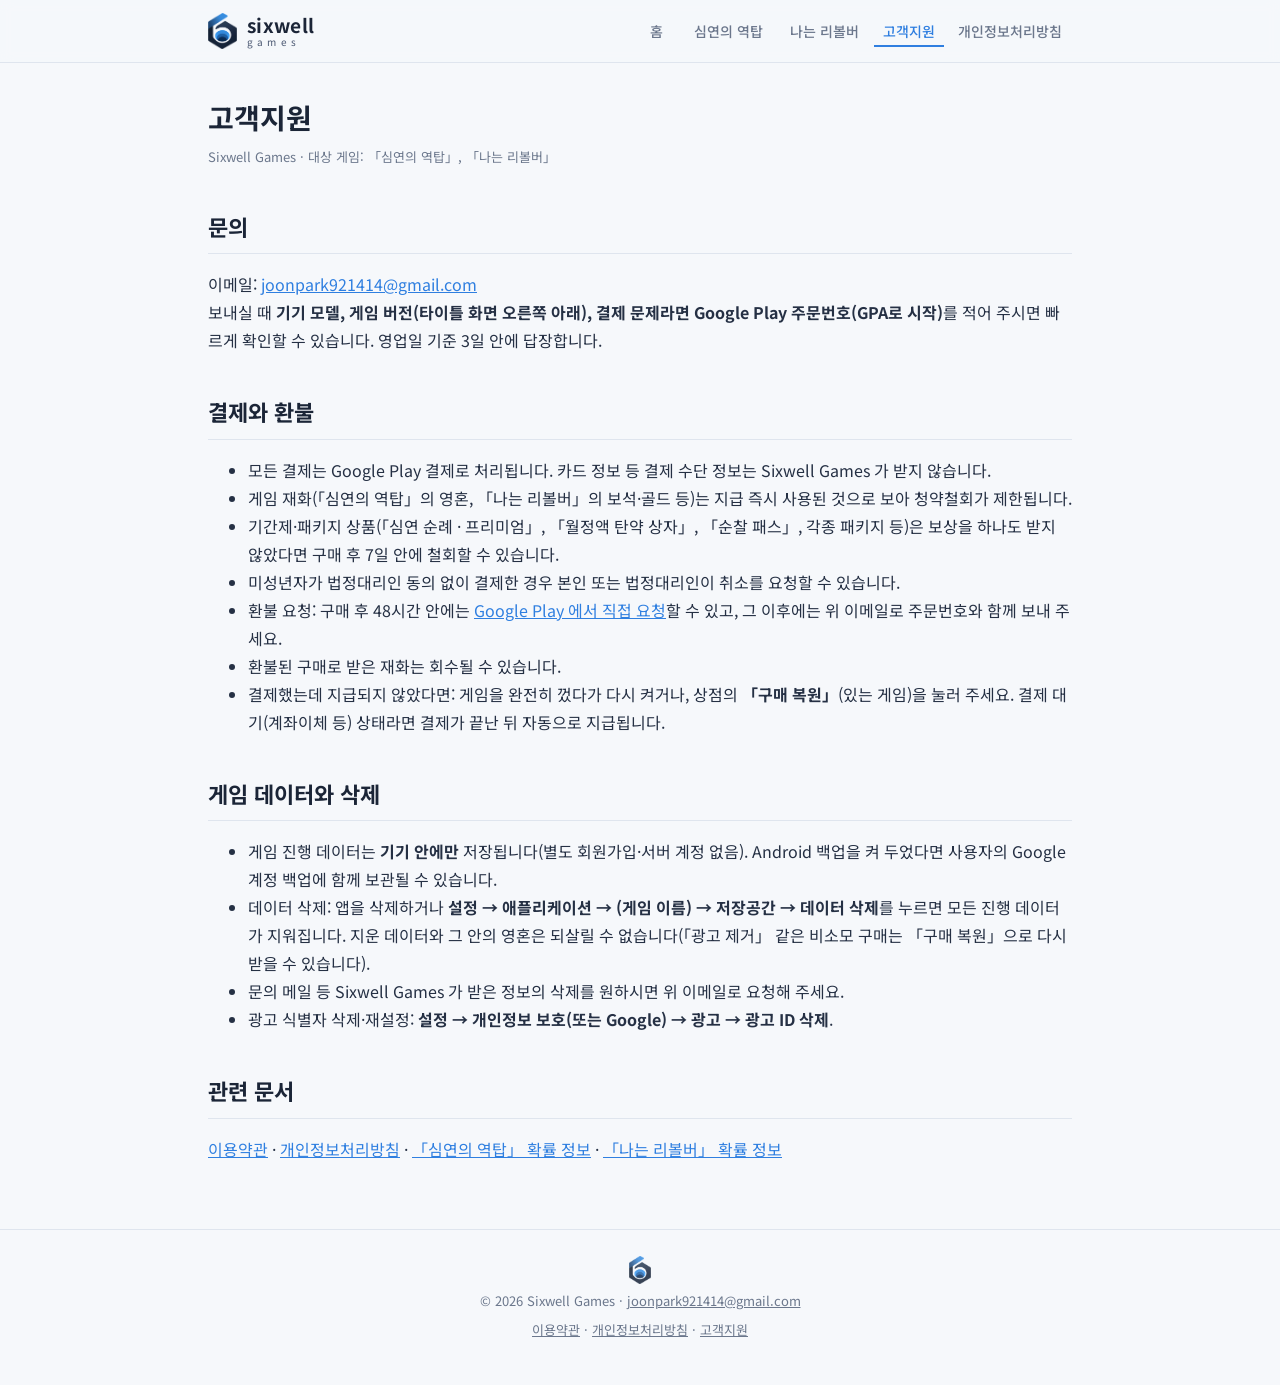
<file: support.html>
<!doctype html>
<html lang="ko"><head><meta charset="utf-8"><meta name="viewport" content="width=device-width,initial-scale=1"><link rel="preconnect" href="https://fonts.googleapis.com"><link rel="preconnect" href="https://fonts.gstatic.com" crossorigin><link href="https://fonts.googleapis.com/css2?family=Noto+Sans+KR:wght@400;500;700&display=swap" rel="stylesheet"><link rel="stylesheet" href="/style.css?v=436f7497"><link rel="icon" href="/img/favicon.png?v=c19245cb"><title>고객지원 — Sixwell Games</title><meta name="description" content="Sixwell Games 게임 문의, 결제·환불, 데이터 삭제 안내."><meta property="og:title" content="고객지원 — Sixwell Games"><meta property="og:image" content="https://sixwellgames.github.io/img/sixwell-logo.png"></head>
<body class="t-co"><header><div class="wrap"><a class="brand" href="/" aria-label="Sixwell Games 홈"><img class="mk dk" src="/img/sixwell-mark.png?v=55bfbbb8" alt="" width="29" height="36"><img class="mk lt" src="/img/sixwell-mark-light.png?v=147a8f50" alt="" width="29" height="36"><span class="bname"><b>sixwell</b><i>games</i></span></a><nav><a href="/">홈</a><a href="/abyssal-spire/">심연의 역탑</a><a href="/i-am-revolver/">나는 리볼버</a><a href="/support.html" class="on">고객지원</a><a href="/privacy.html">개인정보처리방침</a></nav></div></header>
<main class="wrap">
<div class="doc">
<h1>고객지원</h1>
<div class="meta">Sixwell Games · 대상 게임: 「심연의 역탑」, 「나는 리볼버」</div>

<h2>문의</h2>
<p>이메일: <a href="mailto:joonpark921414@gmail.com">joonpark921414@gmail.com</a><br>보내실 때 <b>기기 모델, 게임 버전(타이틀 화면 오른쪽 아래), 결제 문제라면 Google Play 주문번호(GPA로 시작)</b>를 적어 주시면 빠르게 확인할 수 있습니다. 영업일 기준 3일 안에 답장합니다.</p>

<h2>결제와 환불</h2>
<ul>
<li>모든 결제는 Google Play 결제로 처리됩니다. 카드 정보 등 결제 수단 정보는 Sixwell Games 가 받지 않습니다.</li>
<li>게임 재화(「심연의 역탑」의 영혼, 「나는 리볼버」의 보석·골드 등)는 지급 즉시 사용된 것으로 보아 청약철회가 제한됩니다.</li><li>기간제·패키지 상품(「심연 순례 · 프리미엄」, 「월정액 탄약 상자」, 「순찰 패스」, 각종 패키지 등)은 보상을 하나도 받지 않았다면 구매 후 7일 안에 철회할 수 있습니다.</li>
<li>미성년자가 법정대리인 동의 없이 결제한 경우 본인 또는 법정대리인이 취소를 요청할 수 있습니다.</li>
<li>환불 요청: 구매 후 48시간 안에는 <a href="https://support.google.com/googleplay/answer/2479637">Google Play 에서 직접 요청</a>할 수 있고, 그 이후에는 위 이메일로 주문번호와 함께 보내 주세요.</li>
<li>환불된 구매로 받은 재화는 회수될 수 있습니다.</li>
<li>결제했는데 지급되지 않았다면: 게임을 완전히 껐다가 다시 켜거나, 상점의 <b>「구매 복원」</b>(있는 게임)을 눌러 주세요. 결제 대기(계좌이체 등) 상태라면 결제가 끝난 뒤 자동으로 지급됩니다.</li>
</ul>

<h2>게임 데이터와 삭제</h2>
<ul>
<li>게임 진행 데이터는 <b>기기 안에만</b> 저장됩니다(별도 회원가입·서버 계정 없음). Android 백업을 켜 두었다면 사용자의 Google 계정 백업에 함께 보관될 수 있습니다.</li>
<li>데이터 삭제: 앱을 삭제하거나 <b>설정 → 애플리케이션 → (게임 이름) → 저장공간 → 데이터 삭제</b>를 누르면 모든 진행 데이터가 지워집니다. 지운 데이터와 그 안의 영혼은 되살릴 수 없습니다(「광고 제거」 같은 비소모 구매는 「구매 복원」으로 다시 받을 수 있습니다).</li>
<li>문의 메일 등 Sixwell Games 가 받은 정보의 삭제를 원하시면 위 이메일로 요청해 주세요.</li>
<li>광고 식별자 삭제·재설정: <b>설정 → 개인정보 보호(또는 Google) → 광고 → 광고 ID 삭제</b>.</li>
</ul>

<h2>관련 문서</h2>
<p><a href="/terms.html">이용약관</a> · <a href="/privacy.html">개인정보처리방침</a> · <a href="/abyssal-spire/probability.html">「심연의 역탑」 확률 정보</a> · <a href="/i-am-revolver/probability.html">「나는 리볼버」 확률 정보</a></p>
</div></main>
<footer><div class="wrap"><img class="fmk dk" src="/img/sixwell-mark.png?v=55bfbbb8" alt="" width="23" height="28"><img class="fmk lt" src="/img/sixwell-mark-light.png?v=147a8f50" alt="" width="23" height="28"><div>© 2026 Sixwell Games · <a href="mailto:joonpark921414@gmail.com">joonpark921414@gmail.com</a></div><div><a href="/terms.html">이용약관</a> · <a href="/privacy.html">개인정보처리방침</a> · <a href="/support.html">고객지원</a></div></div></footer>
</body></html>
</file>
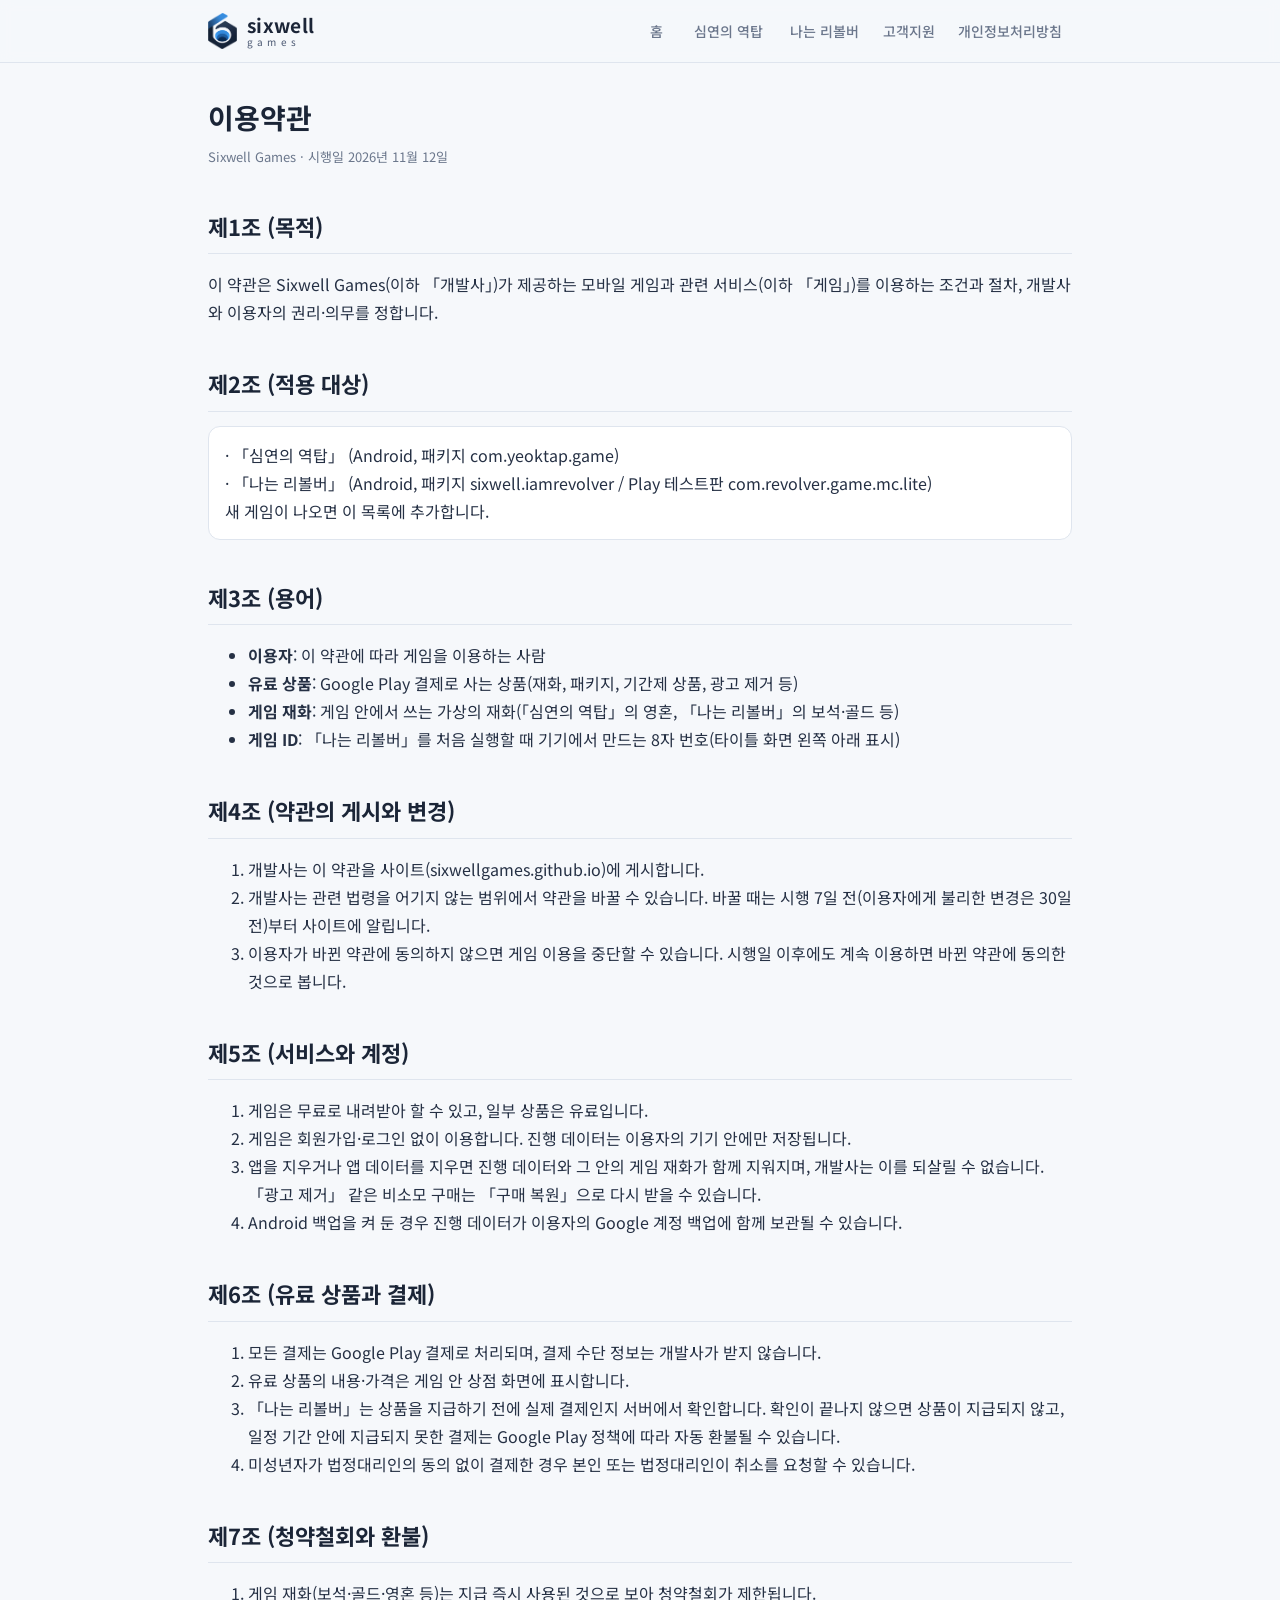
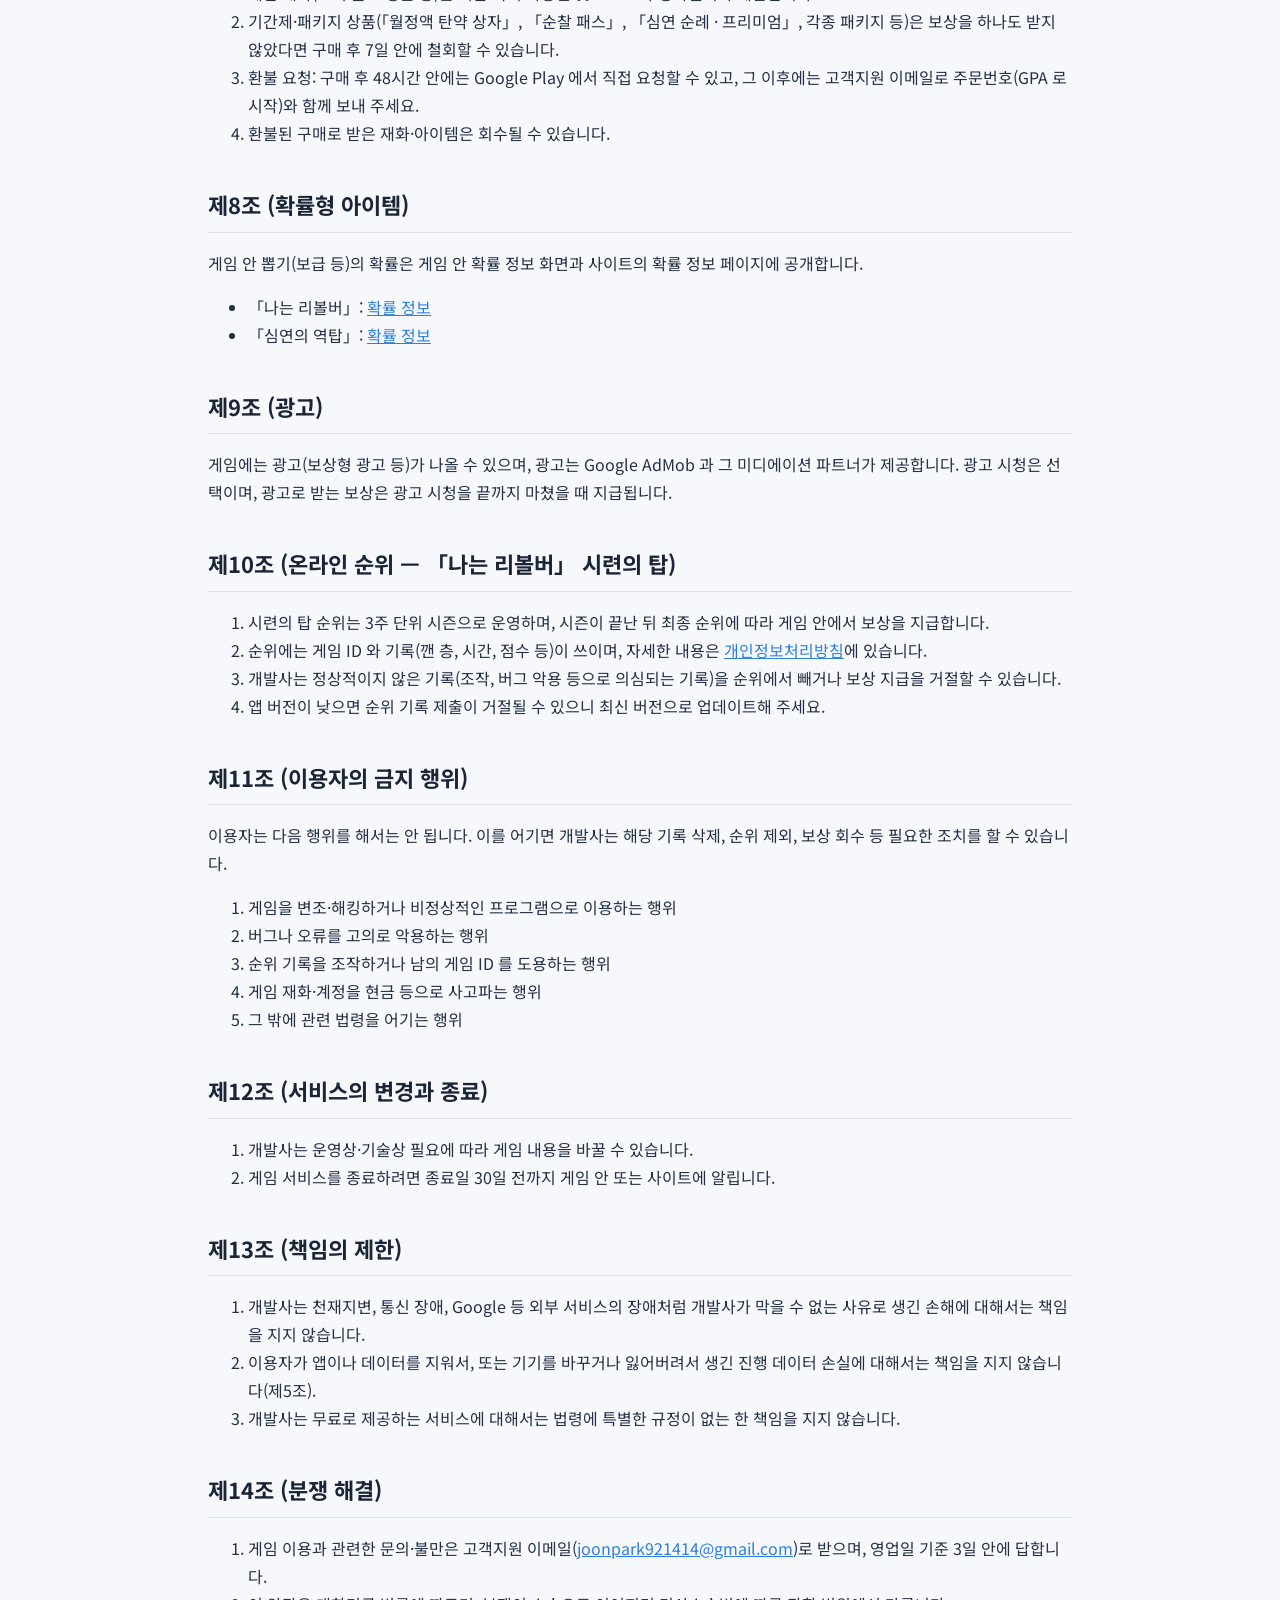
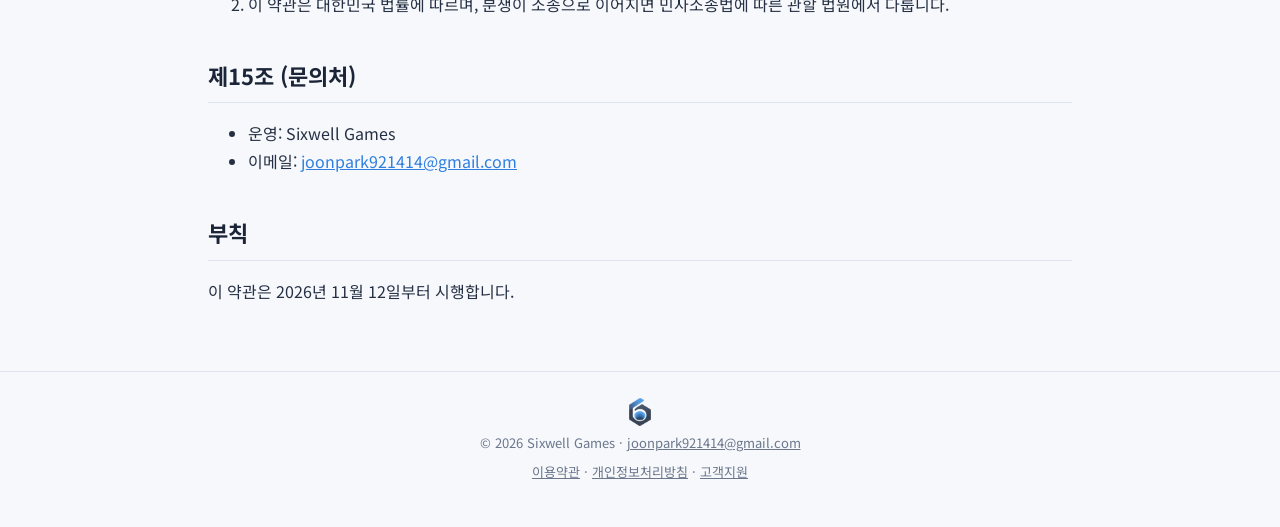
<file: terms.html>
<!doctype html>
<html lang="ko"><head><meta charset="utf-8"><meta name="viewport" content="width=device-width,initial-scale=1"><link rel="preconnect" href="https://fonts.googleapis.com"><link rel="preconnect" href="https://fonts.gstatic.com" crossorigin><link href="https://fonts.googleapis.com/css2?family=Noto+Sans+KR:wght@400;500;700&display=swap" rel="stylesheet"><link rel="stylesheet" href="/style.css?v=436f7497"><link rel="icon" href="/img/favicon.png?v=c19245cb"><title>이용약관 — Sixwell Games</title><meta name="description" content="Sixwell Games 게임 이용약관."><meta property="og:title" content="이용약관 — Sixwell Games"><meta property="og:image" content="https://sixwellgames.github.io/img/sixwell-logo.png"></head>
<body class="t-co"><header><div class="wrap"><a class="brand" href="/" aria-label="Sixwell Games 홈"><img class="mk dk" src="/img/sixwell-mark.png?v=55bfbbb8" alt="" width="29" height="36"><img class="mk lt" src="/img/sixwell-mark-light.png?v=147a8f50" alt="" width="29" height="36"><span class="bname"><b>sixwell</b><i>games</i></span></a><nav><a href="/">홈</a><a href="/abyssal-spire/">심연의 역탑</a><a href="/i-am-revolver/">나는 리볼버</a><a href="/support.html">고객지원</a><a href="/privacy.html">개인정보처리방침</a></nav></div></header>
<main class="wrap">
<div class="doc">
<h1>이용약관</h1>
<div class="meta">Sixwell Games · 시행일 2026년 11월 12일</div>

<h2>제1조 (목적)</h2>
<p>이 약관은 Sixwell Games(이하 「개발사」)가 제공하는 모바일 게임과 관련 서비스(이하 「게임」)를 이용하는 조건과 절차, 개발사와 이용자의 권리·의무를 정합니다.</p>

<h2>제2조 (적용 대상)</h2>
<div class="box">· 「심연의 역탑」 (Android, 패키지 com.yeoktap.game)<br>· 「나는 리볼버」 (Android, 패키지 sixwell.iamrevolver / Play 테스트판 com.revolver.game.mc.lite)<br>새 게임이 나오면 이 목록에 추가합니다.</div>

<h2>제3조 (용어)</h2>
<ul>
<li><b>이용자</b>: 이 약관에 따라 게임을 이용하는 사람</li>
<li><b>유료 상품</b>: Google Play 결제로 사는 상품(재화, 패키지, 기간제 상품, 광고 제거 등)</li>
<li><b>게임 재화</b>: 게임 안에서 쓰는 가상의 재화(「심연의 역탑」의 영혼, 「나는 리볼버」의 보석·골드 등)</li>
<li><b>게임 ID</b>: 「나는 리볼버」를 처음 실행할 때 기기에서 만드는 8자 번호(타이틀 화면 왼쪽 아래 표시)</li>
</ul>

<h2>제4조 (약관의 게시와 변경)</h2>
<ol>
<li>개발사는 이 약관을 사이트(sixwellgames.github.io)에 게시합니다.</li>
<li>개발사는 관련 법령을 어기지 않는 범위에서 약관을 바꿀 수 있습니다. 바꿀 때는 시행 7일 전(이용자에게 불리한 변경은 30일 전)부터 사이트에 알립니다.</li>
<li>이용자가 바뀐 약관에 동의하지 않으면 게임 이용을 중단할 수 있습니다. 시행일 이후에도 계속 이용하면 바뀐 약관에 동의한 것으로 봅니다.</li>
</ol>

<h2>제5조 (서비스와 계정)</h2>
<ol>
<li>게임은 무료로 내려받아 할 수 있고, 일부 상품은 유료입니다.</li>
<li>게임은 회원가입·로그인 없이 이용합니다. 진행 데이터는 이용자의 기기 안에만 저장됩니다.</li>
<li>앱을 지우거나 앱 데이터를 지우면 진행 데이터와 그 안의 게임 재화가 함께 지워지며, 개발사는 이를 되살릴 수 없습니다. 「광고 제거」 같은 비소모 구매는 「구매 복원」으로 다시 받을 수 있습니다.</li>
<li>Android 백업을 켜 둔 경우 진행 데이터가 이용자의 Google 계정 백업에 함께 보관될 수 있습니다.</li>
</ol>

<h2>제6조 (유료 상품과 결제)</h2>
<ol>
<li>모든 결제는 Google Play 결제로 처리되며, 결제 수단 정보는 개발사가 받지 않습니다.</li>
<li>유료 상품의 내용·가격은 게임 안 상점 화면에 표시합니다.</li>
<li>「나는 리볼버」는 상품을 지급하기 전에 실제 결제인지 서버에서 확인합니다. 확인이 끝나지 않으면 상품이 지급되지 않고, 일정 기간 안에 지급되지 못한 결제는 Google Play 정책에 따라 자동 환불될 수 있습니다.</li>
<li>미성년자가 법정대리인의 동의 없이 결제한 경우 본인 또는 법정대리인이 취소를 요청할 수 있습니다.</li>
</ol>

<h2>제7조 (청약철회와 환불)</h2>
<ol>
<li>게임 재화(보석·골드·영혼 등)는 지급 즉시 사용된 것으로 보아 청약철회가 제한됩니다.</li>
<li>기간제·패키지 상품(「월정액 탄약 상자」, 「순찰 패스」, 「심연 순례 · 프리미엄」, 각종 패키지 등)은 보상을 하나도 받지 않았다면 구매 후 7일 안에 철회할 수 있습니다.</li>
<li>환불 요청: 구매 후 48시간 안에는 Google Play 에서 직접 요청할 수 있고, 그 이후에는 고객지원 이메일로 주문번호(GPA 로 시작)와 함께 보내 주세요.</li>
<li>환불된 구매로 받은 재화·아이템은 회수될 수 있습니다.</li>
</ol>

<h2>제8조 (확률형 아이템)</h2>
<p>게임 안 뽑기(보급 등)의 확률은 게임 안 확률 정보 화면과 사이트의 확률 정보 페이지에 공개합니다.</p>
<ul>
<li>「나는 리볼버」: <a href="/i-am-revolver/probability.html">확률 정보</a></li>
<li>「심연의 역탑」: <a href="/abyssal-spire/probability.html">확률 정보</a></li>
</ul>

<h2>제9조 (광고)</h2>
<p>게임에는 광고(보상형 광고 등)가 나올 수 있으며, 광고는 Google AdMob 과 그 미디에이션 파트너가 제공합니다. 광고 시청은 선택이며, 광고로 받는 보상은 광고 시청을 끝까지 마쳤을 때 지급됩니다.</p>

<h2>제10조 (온라인 순위 — 「나는 리볼버」 시련의 탑)</h2>
<ol>
<li>시련의 탑 순위는 3주 단위 시즌으로 운영하며, 시즌이 끝난 뒤 최종 순위에 따라 게임 안에서 보상을 지급합니다.</li>
<li>순위에는 게임 ID 와 기록(깬 층, 시간, 점수 등)이 쓰이며, 자세한 내용은 <a href="/privacy.html">개인정보처리방침</a>에 있습니다.</li>
<li>개발사는 정상적이지 않은 기록(조작, 버그 악용 등으로 의심되는 기록)을 순위에서 빼거나 보상 지급을 거절할 수 있습니다.</li>
<li>앱 버전이 낮으면 순위 기록 제출이 거절될 수 있으니 최신 버전으로 업데이트해 주세요.</li>
</ol>

<h2>제11조 (이용자의 금지 행위)</h2>
<p>이용자는 다음 행위를 해서는 안 됩니다. 이를 어기면 개발사는 해당 기록 삭제, 순위 제외, 보상 회수 등 필요한 조치를 할 수 있습니다.</p>
<ol>
<li>게임을 변조·해킹하거나 비정상적인 프로그램으로 이용하는 행위</li>
<li>버그나 오류를 고의로 악용하는 행위</li>
<li>순위 기록을 조작하거나 남의 게임 ID 를 도용하는 행위</li>
<li>게임 재화·계정을 현금 등으로 사고파는 행위</li>
<li>그 밖에 관련 법령을 어기는 행위</li>
</ol>

<h2>제12조 (서비스의 변경과 종료)</h2>
<ol>
<li>개발사는 운영상·기술상 필요에 따라 게임 내용을 바꿀 수 있습니다.</li>
<li>게임 서비스를 종료하려면 종료일 30일 전까지 게임 안 또는 사이트에 알립니다.</li>
</ol>

<h2>제13조 (책임의 제한)</h2>
<ol>
<li>개발사는 천재지변, 통신 장애, Google 등 외부 서비스의 장애처럼 개발사가 막을 수 없는 사유로 생긴 손해에 대해서는 책임을 지지 않습니다.</li>
<li>이용자가 앱이나 데이터를 지워서, 또는 기기를 바꾸거나 잃어버려서 생긴 진행 데이터 손실에 대해서는 책임을 지지 않습니다(제5조).</li>
<li>개발사는 무료로 제공하는 서비스에 대해서는 법령에 특별한 규정이 없는 한 책임을 지지 않습니다.</li>
</ol>

<h2>제14조 (분쟁 해결)</h2>
<ol>
<li>게임 이용과 관련한 문의·불만은 고객지원 이메일(<a href="mailto:joonpark921414@gmail.com">joonpark921414@gmail.com</a>)로 받으며, 영업일 기준 3일 안에 답합니다.</li>
<li>이 약관은 대한민국 법률에 따르며, 분쟁이 소송으로 이어지면 민사소송법에 따른 관할 법원에서 다룹니다.</li>
</ol>

<h2>제15조 (문의처)</h2>
<ul>
<li>운영: Sixwell Games</li>
<li>이메일: <a href="mailto:joonpark921414@gmail.com">joonpark921414@gmail.com</a></li>
</ul>

<h2>부칙</h2>
<p>이 약관은 2026년 11월 12일부터 시행합니다.</p>
</div></main>
<footer><div class="wrap"><img class="fmk dk" src="/img/sixwell-mark.png?v=55bfbbb8" alt="" width="23" height="28"><img class="fmk lt" src="/img/sixwell-mark-light.png?v=147a8f50" alt="" width="23" height="28"><div>© 2026 Sixwell Games · <a href="mailto:joonpark921414@gmail.com">joonpark921414@gmail.com</a></div><div><a href="/terms.html">이용약관</a> · <a href="/privacy.html">개인정보처리방침</a> · <a href="/support.html">고객지원</a></div></div></footer>
</body></html>
</file>
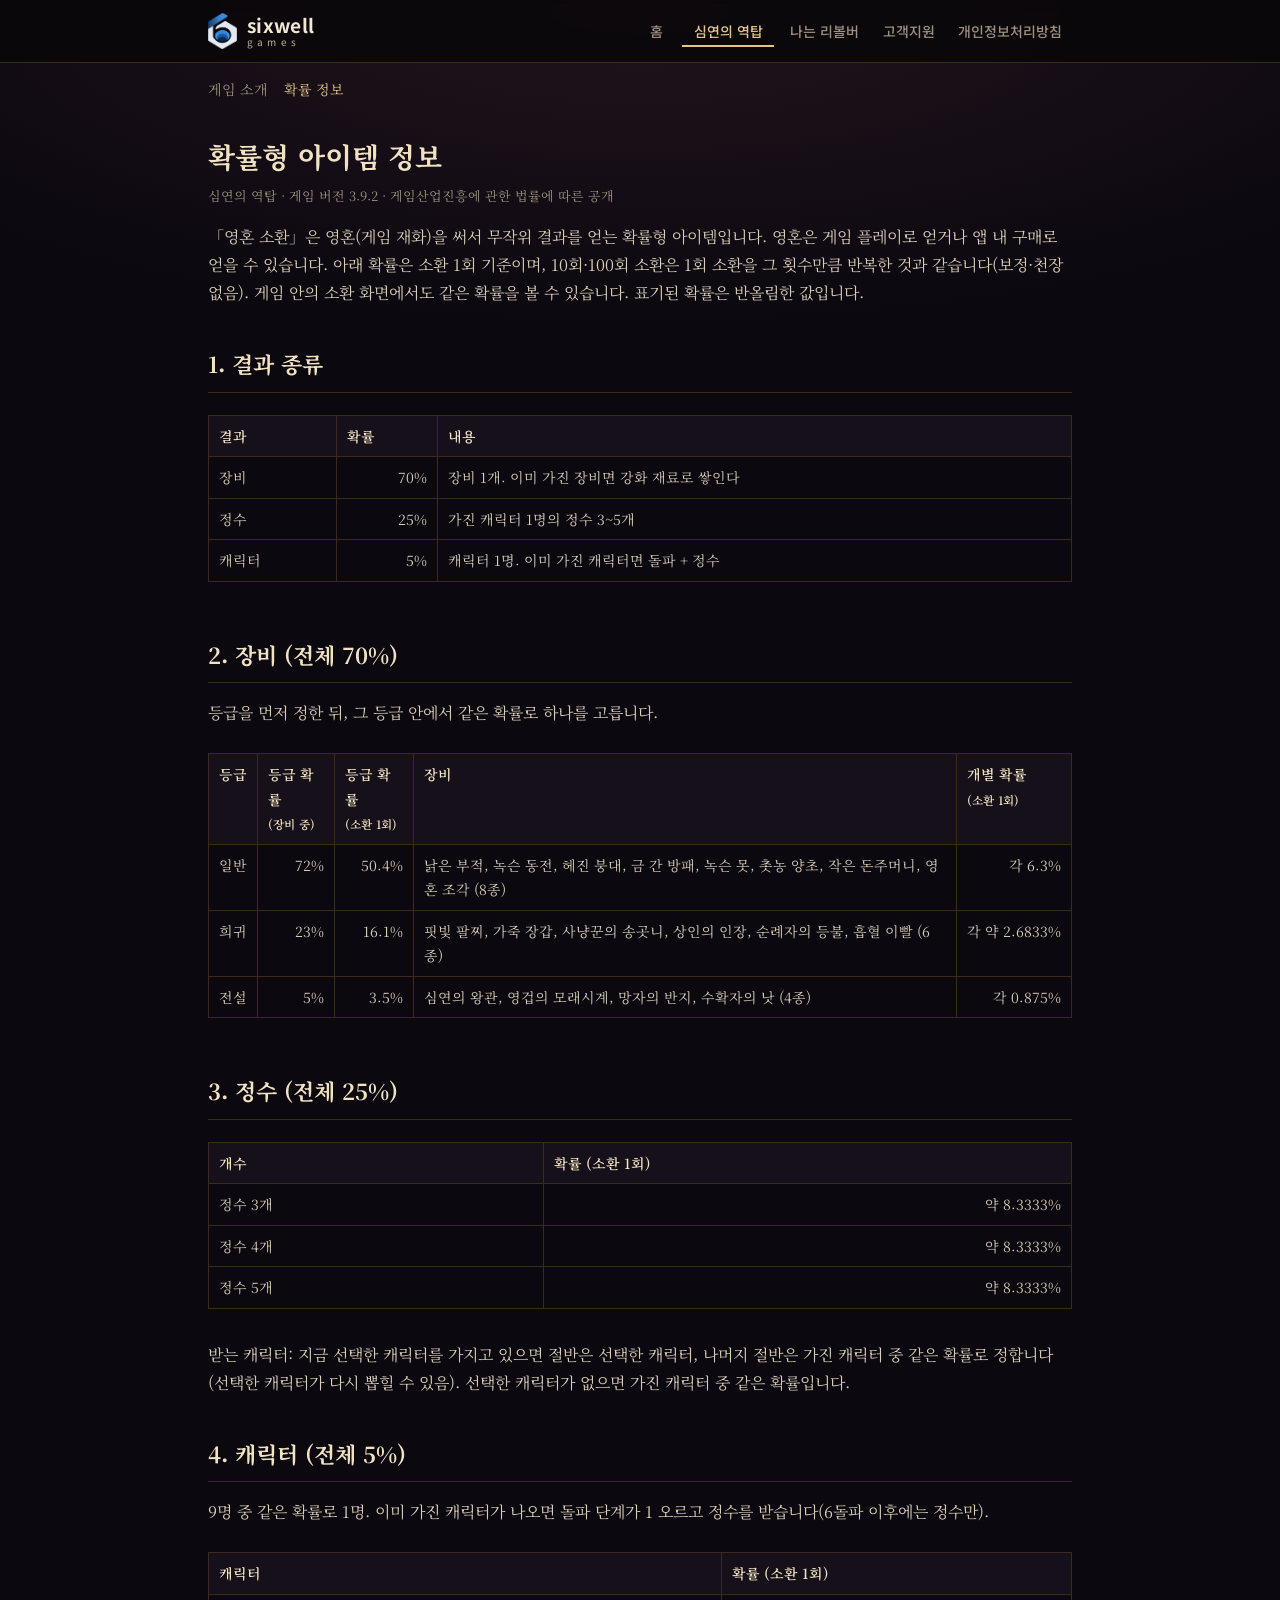
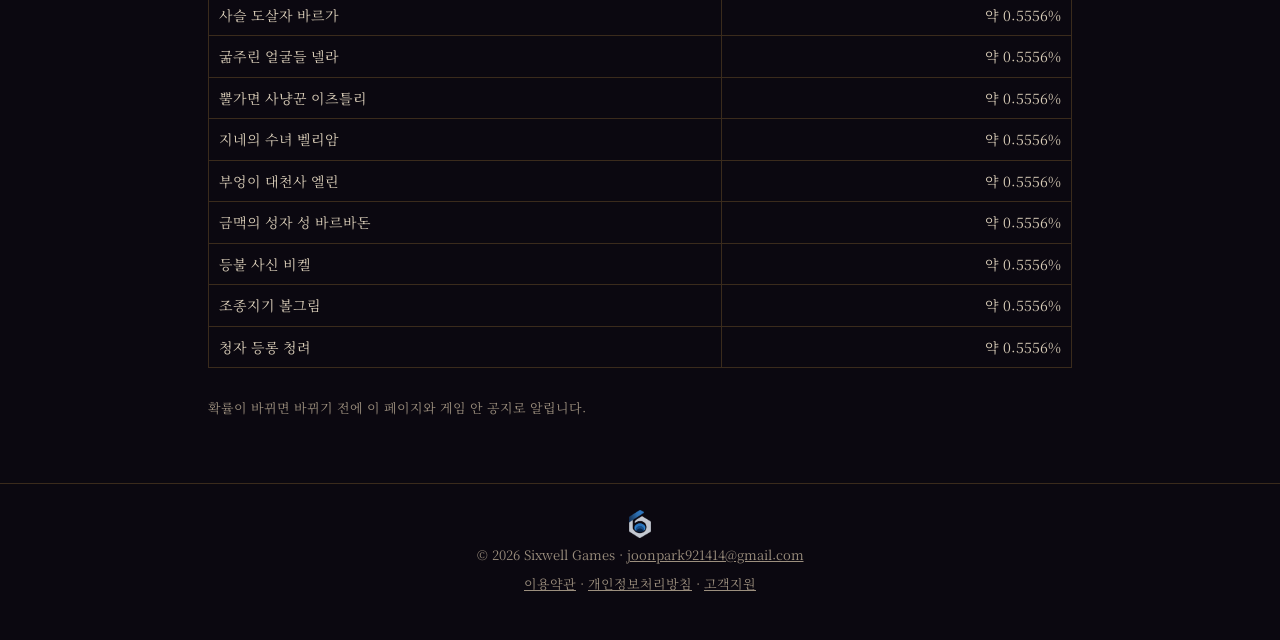
<file: abyssal-spire/probability.html>
<!doctype html>
<html lang="ko"><head><meta charset="utf-8"><meta name="viewport" content="width=device-width,initial-scale=1"><link rel="preconnect" href="https://fonts.googleapis.com"><link rel="preconnect" href="https://fonts.gstatic.com" crossorigin><link href="https://fonts.googleapis.com/css2?family=Noto+Serif+KR:wght@400;600;700&family=Noto+Sans+KR:wght@400;500;700&display=swap" rel="stylesheet"><link rel="stylesheet" href="/style.css?v=436f7497"><link rel="icon" href="/img/favicon.png?v=c19245cb"><title>확률형 아이템 정보 — 심연의 역탑</title><meta name="description" content="심연의 역탑 영혼 소환 확률 공개."><meta property="og:title" content="확률형 아이템 정보 — 심연의 역탑"><meta property="og:image" content="https://sixwellgames.github.io/img/sixwell-logo.png"></head>
<body class="t-abyss"><header><div class="wrap"><a class="brand" href="/" aria-label="Sixwell Games 홈"><img class="mk dk" src="/img/sixwell-mark.png?v=55bfbbb8" alt="" width="29" height="36"><img class="mk lt" src="/img/sixwell-mark-light.png?v=147a8f50" alt="" width="29" height="36"><span class="bname"><b>sixwell</b><i>games</i></span></a><nav><a href="/">홈</a><a href="/abyssal-spire/" class="on">심연의 역탑</a><a href="/i-am-revolver/">나는 리볼버</a><a href="/support.html">고객지원</a><a href="/privacy.html">개인정보처리방침</a></nav></div></header>
<main class="wrap"><div class="subnav"><a href="/abyssal-spire/">게임 소개</a><a href="/abyssal-spire/probability.html" class="on">확률 정보</a></div>
<div class="doc">
<h1>확률형 아이템 정보</h1>
<div class="meta">심연의 역탑 · 게임 버전 3.9.2 · 게임산업진흥에 관한 법률에 따른 공개</div>
<p>「영혼 소환」은 영혼(게임 재화)을 써서 무작위 결과를 얻는 확률형 아이템입니다. 영혼은 게임 플레이로 얻거나 앱 내 구매로 얻을 수 있습니다. 아래 확률은 소환 1회 기준이며, 10회·100회 소환은 1회 소환을 그 횟수만큼 반복한 것과 같습니다(보정·천장 없음). 게임 안의 소환 화면에서도 같은 확률을 볼 수 있습니다. 표기된 확률은 반올림한 값입니다.</p>
<h2>1. 결과 종류</h2>
<div class="scroll"><table><tr><th>결과</th><th>확률</th><th>내용</th></tr>
<tr><td>장비</td><td class="n">70%</td><td>장비 1개. 이미 가진 장비면 강화 재료로 쌓인다</td></tr>
<tr><td>정수</td><td class="n">25%</td><td>가진 캐릭터 1명의 정수 3~5개</td></tr>
<tr><td>캐릭터</td><td class="n">5%</td><td>캐릭터 1명. 이미 가진 캐릭터면 돌파 + 정수</td></tr></table></div>
<h2>2. 장비 (전체 70%)</h2>
<p>등급을 먼저 정한 뒤, 그 등급 안에서 같은 확률로 하나를 고릅니다.</p>
<div class="scroll"><table><tr><th>등급</th><th>등급 확률<br><small>(장비 중)</small></th><th>등급 확률<br><small>(소환 1회)</small></th><th>장비</th><th>개별 확률<br><small>(소환 1회)</small></th></tr><tr><td>일반</td><td class="n">72%</td><td class="n">50.4%</td><td>낡은 부적, 녹슨 동전, 헤진 붕대, 금 간 방패, 녹슨 못, 촛농 양초, 작은 돈주머니, 영혼 조각 (8종)</td><td class="n">각 6.3%</td></tr><tr><td>희귀</td><td class="n">23%</td><td class="n">16.1%</td><td>핏빛 팔찌, 가죽 장갑, 사냥꾼의 송곳니, 상인의 인장, 순례자의 등불, 흡혈 이빨 (6종)</td><td class="n">각 약 2.6833%</td></tr><tr><td>전설</td><td class="n">5%</td><td class="n">3.5%</td><td>심연의 왕관, 영겁의 모래시계, 망자의 반지, 수확자의 낫 (4종)</td><td class="n">각 0.875%</td></tr></table></div>
<h2>3. 정수 (전체 25%)</h2>
<div class="scroll"><table><tr><th>개수</th><th>확률 (소환 1회)</th></tr><tr><td>정수 3개</td><td class="n">약 8.3333%</td></tr><tr><td>정수 4개</td><td class="n">약 8.3333%</td></tr><tr><td>정수 5개</td><td class="n">약 8.3333%</td></tr></table></div>
<p>받는 캐릭터: 지금 선택한 캐릭터를 가지고 있으면 절반은 선택한 캐릭터, 나머지 절반은 가진 캐릭터 중 같은 확률로 정합니다(선택한 캐릭터가 다시 뽑힐 수 있음). 선택한 캐릭터가 없으면 가진 캐릭터 중 같은 확률입니다.</p>
<h2>4. 캐릭터 (전체 5%)</h2>
<p>9명 중 같은 확률로 1명. 이미 가진 캐릭터가 나오면 돌파 단계가 1 오르고 정수를 받습니다(6돌파 이후에는 정수만).</p>
<div class="scroll"><table><tr><th>캐릭터</th><th>확률 (소환 1회)</th></tr><tr><td>사슬 도살자 바르가</td><td class="n">약 0.5556%</td></tr><tr><td>굶주린 얼굴들 넬라</td><td class="n">약 0.5556%</td></tr><tr><td>뿔가면 사냥꾼 이츠틀리</td><td class="n">약 0.5556%</td></tr><tr><td>지네의 수녀 벨리암</td><td class="n">약 0.5556%</td></tr><tr><td>부엉이 대천사 엘린</td><td class="n">약 0.5556%</td></tr><tr><td>금맥의 성자 성 바르바돈</td><td class="n">약 0.5556%</td></tr><tr><td>등불 사신 비켈</td><td class="n">약 0.5556%</td></tr><tr><td>조종지기 볼그림</td><td class="n">약 0.5556%</td></tr><tr><td>청자 등롱 청려</td><td class="n">약 0.5556%</td></tr></table></div>
<p class="meta">확률이 바뀌면 바뀌기 전에 이 페이지와 게임 안 공지로 알립니다.</p>
</div></main>
<footer><div class="wrap"><img class="fmk dk" src="/img/sixwell-mark.png?v=55bfbbb8" alt="" width="23" height="28"><img class="fmk lt" src="/img/sixwell-mark-light.png?v=147a8f50" alt="" width="23" height="28"><div>© 2026 Sixwell Games · <a href="mailto:joonpark921414@gmail.com">joonpark921414@gmail.com</a></div><div><a href="/terms.html">이용약관</a> · <a href="/privacy.html">개인정보처리방침</a> · <a href="/support.html">고객지원</a></div></div></footer>
</body></html>
</file>
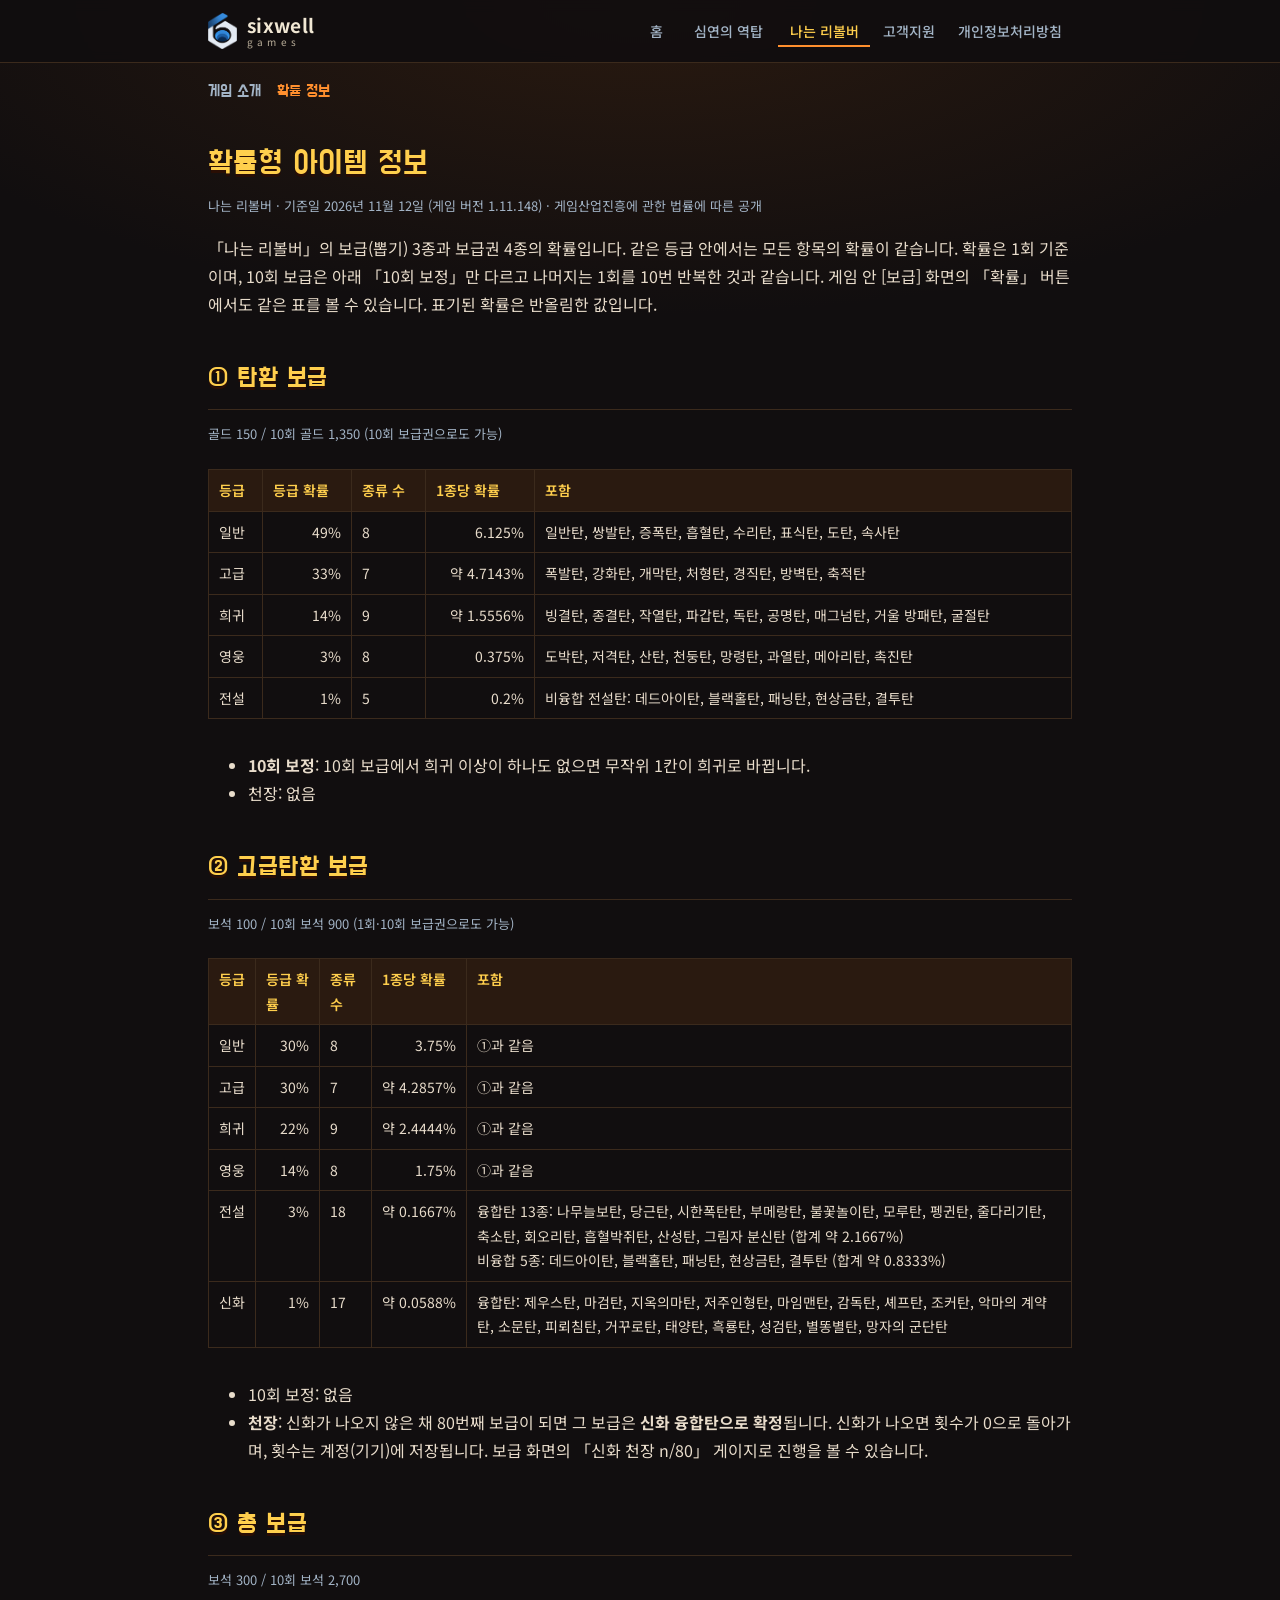
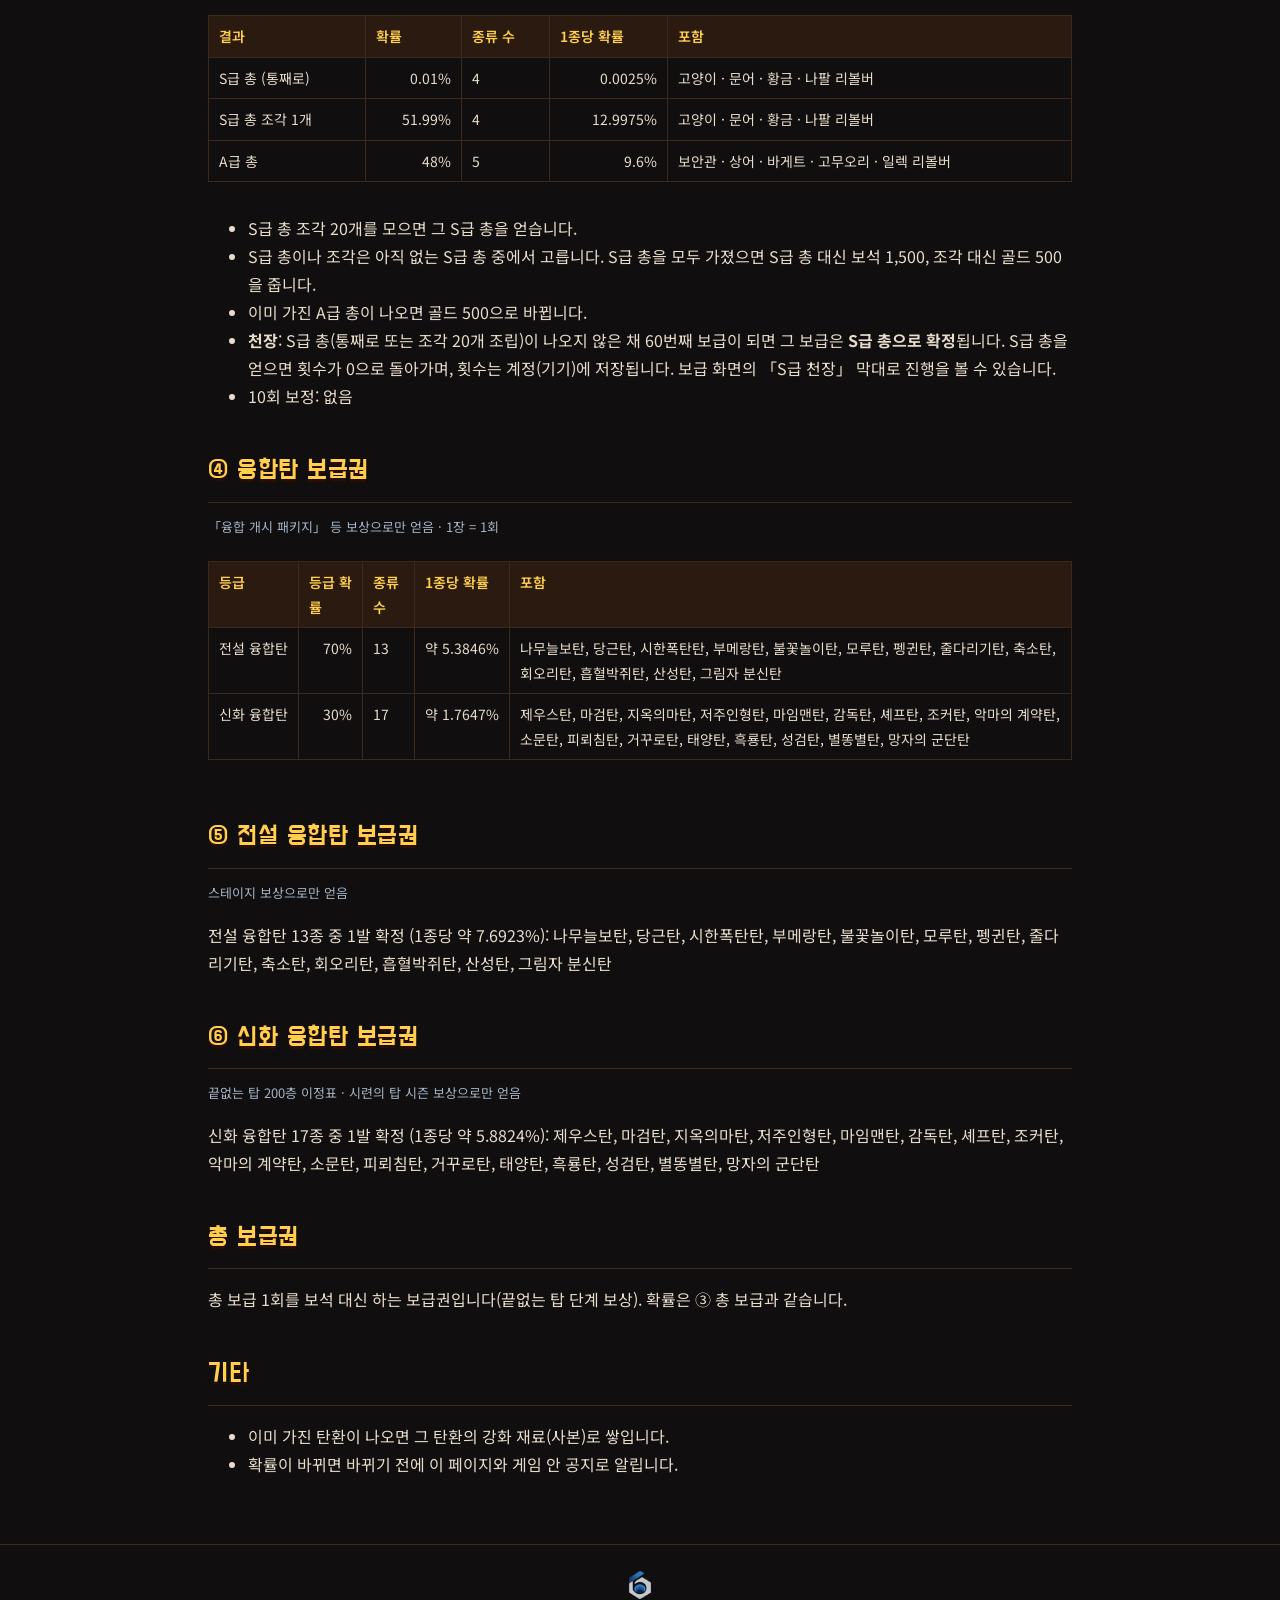
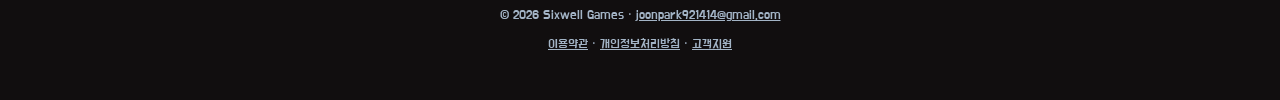
<file: i-am-revolver/probability.html>
<!doctype html>
<html lang="ko"><head><meta charset="utf-8"><meta name="viewport" content="width=device-width,initial-scale=1"><link rel="preconnect" href="https://fonts.googleapis.com"><link rel="preconnect" href="https://fonts.gstatic.com" crossorigin><link href="https://fonts.googleapis.com/css2?family=Do+Hyeon&family=Noto+Sans+KR:wght@400;500;700&display=swap" rel="stylesheet"><link rel="stylesheet" href="/style.css?v=436f7497"><link rel="icon" href="/img/favicon.png?v=c19245cb"><title>확률형 아이템 정보 — 나는 리볼버</title><meta name="description" content="나는 리볼버 보급 확률 공개."><meta property="og:title" content="확률형 아이템 정보 — 나는 리볼버"><meta property="og:image" content="https://sixwellgames.github.io/img/sixwell-logo.png"></head>
<body class="t-rev"><header><div class="wrap"><a class="brand" href="/" aria-label="Sixwell Games 홈"><img class="mk dk" src="/img/sixwell-mark.png?v=55bfbbb8" alt="" width="29" height="36"><img class="mk lt" src="/img/sixwell-mark-light.png?v=147a8f50" alt="" width="29" height="36"><span class="bname"><b>sixwell</b><i>games</i></span></a><nav><a href="/">홈</a><a href="/abyssal-spire/">심연의 역탑</a><a href="/i-am-revolver/" class="on">나는 리볼버</a><a href="/support.html">고객지원</a><a href="/privacy.html">개인정보처리방침</a></nav></div></header>
<main class="wrap"><div class="subnav"><a href="/i-am-revolver/">게임 소개</a><a href="/i-am-revolver/probability.html" class="on">확률 정보</a></div>
<div class="doc">
<h1>확률형 아이템 정보</h1>
<div class="meta">나는 리볼버 · 기준일 2026년 11월 12일 (게임 버전 1.11.148) · 게임산업진흥에 관한 법률에 따른 공개</div>
<p>「나는 리볼버」의 보급(뽑기) 3종과 보급권 4종의 확률입니다. 같은 등급 안에서는 모든 항목의 확률이 같습니다. 확률은 1회 기준이며, 10회 보급은 아래 「10회 보정」만 다르고 나머지는 1회를 10번 반복한 것과 같습니다. 게임 안 [보급] 화면의 「확률」 버튼에서도 같은 표를 볼 수 있습니다. 표기된 확률은 반올림한 값입니다.</p>

<h2>① 탄환 보급</h2>
<p class="meta">골드 150 / 10회 골드 1,350 (10회 보급권으로도 가능)</p>
<div class="scroll"><table><tr><th>등급</th><th>등급 확률</th><th>종류 수</th><th>1종당 확률</th><th>포함</th></tr><tr><td>일반</td><td class="n">49%</td><td>8</td><td class="n">6.125%</td><td>일반탄, 쌍발탄, 증폭탄, 흡혈탄, 수리탄, 표식탄, 도탄, 속사탄</td></tr><tr><td>고급</td><td class="n">33%</td><td>7</td><td class="n">약 4.7143%</td><td>폭발탄, 강화탄, 개막탄, 처형탄, 경직탄, 방벽탄, 축적탄</td></tr><tr><td>희귀</td><td class="n">14%</td><td>9</td><td class="n">약 1.5556%</td><td>빙결탄, 종결탄, 작열탄, 파갑탄, 독탄, 공명탄, 매그넘탄, 거울 방패탄, 굴절탄</td></tr><tr><td>영웅</td><td class="n">3%</td><td>8</td><td class="n">0.375%</td><td>도박탄, 저격탄, 산탄, 천둥탄, 망령탄, 과열탄, 메아리탄, 촉진탄</td></tr><tr><td>전설</td><td class="n">1%</td><td>5</td><td class="n">0.2%</td><td>비융합 전설탄: 데드아이탄, 블랙홀탄, 패닝탄, 현상금탄, 결투탄</td></tr></table></div>
<ul><li><b>10회 보정</b>: 10회 보급에서 희귀 이상이 하나도 없으면 무작위 1칸이 희귀로 바뀝니다.</li><li>천장: 없음</li></ul>

<h2>② 고급탄환 보급</h2>
<p class="meta">보석 100 / 10회 보석 900 (1회·10회 보급권으로도 가능)</p>
<div class="scroll"><table><tr><th>등급</th><th>등급 확률</th><th>종류 수</th><th>1종당 확률</th><th>포함</th></tr><tr><td>일반</td><td class="n">30%</td><td>8</td><td class="n">3.75%</td><td>①과 같음</td></tr><tr><td>고급</td><td class="n">30%</td><td>7</td><td class="n">약 4.2857%</td><td>①과 같음</td></tr><tr><td>희귀</td><td class="n">22%</td><td>9</td><td class="n">약 2.4444%</td><td>①과 같음</td></tr><tr><td>영웅</td><td class="n">14%</td><td>8</td><td class="n">1.75%</td><td>①과 같음</td></tr><tr><td>전설</td><td class="n">3%</td><td>18</td><td class="n">약 0.1667%</td><td>융합탄 13종: 나무늘보탄, 당근탄, 시한폭탄탄, 부메랑탄, 불꽃놀이탄, 모루탄, 펭귄탄, 줄다리기탄, 축소탄, 회오리탄, 흡혈박쥐탄, 산성탄, 그림자 분신탄 (합계 약 2.1667%)<br>비융합 5종: 데드아이탄, 블랙홀탄, 패닝탄, 현상금탄, 결투탄 (합계 약 0.8333%)</td></tr><tr><td>신화</td><td class="n">1%</td><td>17</td><td class="n">약 0.0588%</td><td>융합탄: 제우스탄, 마검탄, 지옥의마탄, 저주인형탄, 마임맨탄, 감독탄, 셰프탄, 조커탄, 악마의 계약탄, 소문탄, 피뢰침탄, 거꾸로탄, 태양탄, 흑룡탄, 성검탄, 별똥별탄, 망자의 군단탄</td></tr></table></div>
<ul><li>10회 보정: 없음</li>
<li><b>천장</b>: 신화가 나오지 않은 채 80번째 보급이 되면 그 보급은 <b>신화 융합탄으로 확정</b>됩니다. 신화가 나오면 횟수가 0으로 돌아가며, 횟수는 계정(기기)에 저장됩니다. 보급 화면의 「신화 천장 n/80」 게이지로 진행을 볼 수 있습니다.</li></ul>

<h2>③ 총 보급</h2>
<p class="meta">보석 300 / 10회 보석 2,700</p>
<div class="scroll"><table><tr><th>결과</th><th>확률</th><th>종류 수</th><th>1종당 확률</th><th>포함</th></tr><tr><td>S급 총 (통째로)</td><td class="n">0.01%</td><td>4</td><td class="n">0.0025%</td><td>고양이 · 문어 · 황금 · 나팔 리볼버</td></tr><tr><td>S급 총 조각 1개</td><td class="n">51.99%</td><td>4</td><td class="n">12.9975%</td><td>고양이 · 문어 · 황금 · 나팔 리볼버</td></tr><tr><td>A급 총</td><td class="n">48%</td><td>5</td><td class="n">9.6%</td><td>보안관 · 상어 · 바게트 · 고무오리 · 일렉 리볼버</td></tr></table></div>
<ul><li>S급 총 조각 20개를 모으면 그 S급 총을 얻습니다.</li>
<li>S급 총이나 조각은 아직 없는 S급 총 중에서 고릅니다. S급 총을 모두 가졌으면 S급 총 대신 보석 1,500, 조각 대신 골드 500을 줍니다.</li>
<li>이미 가진 A급 총이 나오면 골드 500으로 바뀝니다.</li>
<li><b>천장</b>: S급 총(통째로 또는 조각 20개 조립)이 나오지 않은 채 60번째 보급이 되면 그 보급은 <b>S급 총으로 확정</b>됩니다. S급 총을 얻으면 횟수가 0으로 돌아가며, 횟수는 계정(기기)에 저장됩니다. 보급 화면의 「S급 천장」 막대로 진행을 볼 수 있습니다.</li>
<li>10회 보정: 없음</li></ul>

<h2>④ 융합탄 보급권</h2>
<p class="meta">「융합 개시 패키지」 등 보상으로만 얻음 · 1장 = 1회</p>
<div class="scroll"><table><tr><th>등급</th><th>등급 확률</th><th>종류 수</th><th>1종당 확률</th><th>포함</th></tr><tr><td>전설 융합탄</td><td class="n">70%</td><td>13</td><td class="n">약 5.3846%</td><td>나무늘보탄, 당근탄, 시한폭탄탄, 부메랑탄, 불꽃놀이탄, 모루탄, 펭귄탄, 줄다리기탄, 축소탄, 회오리탄, 흡혈박쥐탄, 산성탄, 그림자 분신탄</td></tr><tr><td>신화 융합탄</td><td class="n">30%</td><td>17</td><td class="n">약 1.7647%</td><td>제우스탄, 마검탄, 지옥의마탄, 저주인형탄, 마임맨탄, 감독탄, 셰프탄, 조커탄, 악마의 계약탄, 소문탄, 피뢰침탄, 거꾸로탄, 태양탄, 흑룡탄, 성검탄, 별똥별탄, 망자의 군단탄</td></tr></table></div>

<h2>⑤ 전설 융합탄 보급권</h2>
<p class="meta">스테이지 보상으로만 얻음</p>
<p>전설 융합탄 13종 중 1발 확정 (1종당 약 7.6923%): 나무늘보탄, 당근탄, 시한폭탄탄, 부메랑탄, 불꽃놀이탄, 모루탄, 펭귄탄, 줄다리기탄, 축소탄, 회오리탄, 흡혈박쥐탄, 산성탄, 그림자 분신탄</p>

<h2>⑥ 신화 융합탄 보급권</h2>
<p class="meta">끝없는 탑 200층 이정표 · 시련의 탑 시즌 보상으로만 얻음</p>
<p>신화 융합탄 17종 중 1발 확정 (1종당 약 5.8824%): 제우스탄, 마검탄, 지옥의마탄, 저주인형탄, 마임맨탄, 감독탄, 셰프탄, 조커탄, 악마의 계약탄, 소문탄, 피뢰침탄, 거꾸로탄, 태양탄, 흑룡탄, 성검탄, 별똥별탄, 망자의 군단탄</p>

<h2>총 보급권</h2>
<p>총 보급 1회를 보석 대신 하는 보급권입니다(끝없는 탑 단계 보상). 확률은 ③ 총 보급과 같습니다.</p>

<h2>기타</h2>
<ul><li>이미 가진 탄환이 나오면 그 탄환의 강화 재료(사본)로 쌓입니다.</li><li>확률이 바뀌면 바뀌기 전에 이 페이지와 게임 안 공지로 알립니다.</li></ul>
</div></main>
<footer><div class="wrap"><img class="fmk dk" src="/img/sixwell-mark.png?v=55bfbbb8" alt="" width="23" height="28"><img class="fmk lt" src="/img/sixwell-mark-light.png?v=147a8f50" alt="" width="23" height="28"><div>© 2026 Sixwell Games · <a href="mailto:joonpark921414@gmail.com">joonpark921414@gmail.com</a></div><div><a href="/terms.html">이용약관</a> · <a href="/privacy.html">개인정보처리방침</a> · <a href="/support.html">고객지원</a></div></div></footer>
</body></html>
</file>
<file: style.css>
/* ── 공통 ── 테마 변수는 body.t-co(회사) / body.t-abyss(심연의 역탑) / (나중에) body.t-revolver */
*{box-sizing:border-box}
html,body{margin:0}
body{background:var(--bg);color:var(--text);font:16px/1.75 var(--font);-webkit-text-size-adjust:100%}
a{color:var(--link)}
.wrap{max-width:900px;margin:0 auto;padding:0 18px}
header{position:sticky;top:0;z-index:5;background:var(--hbg);border-bottom:1px solid var(--line);backdrop-filter:blur(6px)}
header .wrap{display:flex;align-items:center;gap:14px;min-height:62px}
.brand{display:flex;align-items:center;gap:8px;text-decoration:none;flex:none}
.brand{gap:10px}.brand .mk{height:36px;width:auto}
.bname{display:flex;flex-direction:column;line-height:1;font-family:"Noto Sans KR",system-ui,sans-serif}
.bname b{font-size:19px;font-weight:700;letter-spacing:.02em;color:var(--brand,#1b2537)}
.bname i{font-style:normal;font-size:10px;letter-spacing:.42em;margin-top:3px;color:var(--brand2,#4a5872)}
.t-abyss,.t-rev{--brand:#f1e7d4;--brand2:#b9ad99}
header nav{margin-left:auto;display:flex;gap:18px;font-size:14px;overflow-x:auto;scrollbar-width:none}
header nav::-webkit-scrollbar{display:none}
header nav a{color:var(--muted);text-decoration:none;white-space:nowrap;padding:4px 0;border-bottom:2px solid transparent}
header nav a:hover{color:var(--text)}
header nav a.on{color:var(--accent);border-bottom-color:var(--accent)}
.lt{display:none}.t-abyss .dk{display:none}.t-abyss .lt{display:inline-block}
h2{font-size:22px;margin:38px 0 12px;padding-bottom:8px;border-bottom:1px solid var(--line);color:var(--head)}
h3{font-size:17px;margin:24px 0 6px;color:var(--accent)}
section{padding:6px 0 18px}
.doc{padding:30px 0 50px}.doc h1{font-size:28px;margin:0 0 4px;color:var(--head)}
.meta{color:var(--muted);font-size:13px}
table{width:100%;border-collapse:collapse;margin:10px 0 16px;font-size:14px}
th,td{border:1px solid var(--line);padding:8px 10px;text-align:left;vertical-align:top}
th{background:var(--panel);color:var(--head);font-weight:600}
td:first-child{white-space:nowrap}
td.n{text-align:right;white-space:nowrap;font-variant-numeric:tabular-nums}
.box{background:var(--panel);border:1px solid var(--line);padding:14px 16px;margin:14px 0;border-radius:var(--r)}
.scroll{overflow-x:auto}
footer{border-top:1px solid var(--line);padding:26px 0 44px;color:var(--muted);font-size:13px;text-align:center}
footer .wrap{display:flex;flex-direction:column;align-items:center;gap:6px}
footer a{color:var(--muted)}
.fmk{height:28px;width:auto;opacity:.85}

/* ── 회사 (로고: 남색 #1b2537 · 파랑 #3a8ee6) ── */
.t-co{--bg:#f6f8fb;--panel:#ffffff;--text:#253044;--head:#1b2537;--muted:#6b778c;--line:#dfe5ee;--accent:#2f7fe0;--link:#2f7fe0;--hbg:rgba(246,248,251,.9);--font:"Noto Sans KR",system-ui,sans-serif;--r:12px}
.co-hero{text-align:center;padding:56px 0 18px}
.co-hero .logo{width:min(280px,70vw);height:auto}
.co-hero .slogan{margin:18px 0 0;font-size:24px;font-weight:700;letter-spacing:.02em;color:#1b2537}
.co-hero .lead{margin:6px 0 0;color:var(--muted)}
.gcards{display:grid;grid-template-columns:repeat(auto-fill,minmax(260px,1fr));gap:14px}
.gcard{position:relative;overflow:hidden;display:flex;gap:14px;align-items:center;min-height:132px;padding:18px;border-radius:14px;text-decoration:none;border:1px solid var(--line);background:#fff;color:var(--text);box-shadow:0 2px 10px rgba(27,37,55,.06);transition:transform .15s,box-shadow .15s}
a.gcard:hover{transform:translateY(-2px);box-shadow:0 8px 22px rgba(27,37,55,.14)}
.gcard .gtx{position:relative;display:flex;flex-direction:column}
.gcard b{font-size:19px}.gcard small{font-size:11px;letter-spacing:.16em;opacity:.75}
.gcard span{font-size:14px;margin-top:4px;opacity:.85}.gcard em{font-style:normal;font-size:12px;margin-top:8px;opacity:.7}
.gcard.abyss{background:#120c14;color:#e9dcc2;border-color:#3a2b1c}
.gcard.abyss .gbg{position:absolute;inset:0;background:right -20px top -10px/60% auto no-repeat;opacity:.35;mask-image:linear-gradient(90deg,transparent 20%,#000 70%);-webkit-mask-image:linear-gradient(90deg,transparent 20%,#000 70%)}
.gcard.abyss small{color:#c9a45c;opacity:1}
.gcard .gic{position:relative;width:72px;height:72px;border:1px solid #c9a45c;flex:none}
.gcard.soon{background:repeating-linear-gradient(135deg,#fff 0 12px,#f3f6fa 12px 24px);border-style:dashed}

/* ── 심연의 역탑 (다크판타지) ── */
.t-abyss{--bg:#0b0810;--panel:#15101a;--text:#d9cdb8;--head:#f1e2c2;--muted:#9c8f7e;--line:#3a2b1c;--accent:#e2c487;--link:#e8cf96;--hbg:rgba(10,7,10,.88);--font:"Noto Serif KR",serif;--r:0}
.t-abyss{background:radial-gradient(120% 60% at 50% 0,#22141c 0,#0b0810 60%) fixed}
.t-abyss .subnav{display:flex;gap:16px;padding:14px 0 0;font-size:14px}
.t-abyss .subnav a{color:var(--muted);text-decoration:none}.t-abyss .subnav a.on{color:var(--accent)}
.hero{padding:40px 0 28px;text-align:center}
.hero .icon{width:96px;height:96px;border:1px solid #c9a45c;box-shadow:0 0 0 3px #0b0810,0 0 0 4px rgba(201,164,92,.4)}
.hero small{display:block;margin-top:22px;letter-spacing:.32em;color:#c9a45c;font-size:12px}
.hero h1{margin:6px 0 4px;font-size:40px;letter-spacing:.12em;color:#f1e2c2}
.hero p{max-width:560px;margin:10px auto 0;color:var(--muted)}
.cast{display:flex;justify-content:center;gap:10px;margin:30px 0 8px}
.cast img{width:30%;max-width:220px;aspect-ratio:1;object-fit:cover;object-position:50% 15%;border:1px solid var(--line);filter:saturate(.8)}
.btns{display:flex;gap:10px;justify-content:center;flex-wrap:wrap;margin:26px 0}
.btn{display:inline-block;padding:11px 22px;border:1px solid #c9a45c;color:#e8cf96;text-decoration:none;background:linear-gradient(180deg,#5a1a18,#3a1010);letter-spacing:.06em}
.btn.ghost{background:none}
.t-abyss h2{font-family:"Noto Serif KR",serif}

@media(max-width:680px){header .wrap{flex-wrap:wrap;gap:4px;padding-top:10px;padding-bottom:8px}header nav{margin-left:0;width:100%;gap:16px;font-size:13px}.hero h1{font-size:30px}.co-hero .slogan{font-size:20px}}

/* ── 나는 리볼버 (도트 · 던전 · 횃불 · 금빛 탄피) ── */
.t-rev{--bg:#110E0F;--panel:#1d1714;--text:#e8dccb;--head:#FFCF4D;--muted:#a3b4c6;--line:#3b2a1c;--accent:#FFCF4D;--link:#FF8F2E;--hbg:rgba(17,14,15,.92);--font:"Do Hyeon","Noto Sans KR",sans-serif;--r:4px}
.t-rev{background:radial-gradient(90% 50% at 50% 0,#2a1a10 0,#110E0F 70%) fixed}
.t-rev .dk{display:none}.t-rev .lt{display:inline-block}
.t-rev main,.t-rev table{font-family:"Noto Sans KR",sans-serif}
.t-rev h1,.t-rev h2,.t-rev h3,.t-rev .subnav,.t-rev figcaption,.t-rev .rv-facts,.t-rev .rbtn{font-family:"Do Hyeon","Noto Sans KR",sans-serif;font-weight:400}
.t-rev h2{font-size:26px;color:#FFCF4D;text-shadow:0 3px 0 #2A0E04;letter-spacing:.02em}
.t-rev .doc h1{font-size:32px;color:#FFCF4D;text-shadow:0 3px 0 #2A0E04}
.t-rev .subnav{display:flex;gap:16px;padding:14px 0 0;font-size:16px}
.t-rev .subnav a{color:var(--muted);text-decoration:none}.t-rev .subnav a.on{color:#FF8F2E}
.t-rev header nav a.on{color:#FFCF4D;border-bottom-color:#FF8F2E}
.px{image-rendering:pixelated;image-rendering:crisp-edges}
.rv-hero{margin:16px -18px 0}
.rv-hero .key{display:block;width:100%;height:auto;image-rendering:pixelated}
.rv-btns{display:flex;gap:10px;justify-content:center;flex-wrap:wrap;margin:18px 0 6px}
.rbtn{display:inline-block;padding:12px 24px;font-size:19px;color:#2A0E04;text-decoration:none;background:linear-gradient(#FFCF4D,#FF8F2E);border:3px solid #2A0E04;box-shadow:0 4px 0 #2A0E04;border-radius:6px}
.rbtn.ghost{background:#1d1714;color:#FFCF4D;border-color:#7C4A26;box-shadow:0 4px 0 #2A0E04}
.rv-facts{display:grid;grid-template-columns:repeat(4,1fr);gap:8px;margin:18px 0}
.rv-facts div{background:#1d1714;border:2px solid #3b2a1c;border-radius:6px;text-align:center;padding:10px 4px}
.rv-facts b{display:block;font-size:30px;color:#FFCF4D;text-shadow:0 2px 0 #2A0E04;font-weight:400}
.rv-facts span{color:#a3b4c6;font-size:15px}
.rv-grid{display:grid;gap:12px}
.rv-grid figure{margin:0;background:#1d1714;border:2px solid #3b2a1c;border-radius:6px;padding:12px 8px 8px;text-align:center}
.rv-grid figcaption{color:#FFCF4D;font-size:17px;margin-top:6px}
.rv-grid img{max-width:100%;height:auto}
.rv-grid.guns{grid-template-columns:repeat(2,1fr)}
.rv-grid.bullets{grid-template-columns:repeat(4,1fr)}
.rv-grid.bosses{grid-template-columns:repeat(3,1fr)}
.rv-grid.bosses img{width:100%;max-width:200px}
.t-rev th{background:#2a1a10;color:#FFCF4D}
.t-rev .box{border-width:2px}
.gcard.rev{background:#110E0F;color:#e8dccb;border-color:#3b2a1c}
.gcard.rev .gbg{position:absolute;inset:0;background:center/cover no-repeat;opacity:.35;image-rendering:pixelated;mask-image:linear-gradient(90deg,transparent 15%,#000 75%);-webkit-mask-image:linear-gradient(90deg,transparent 15%,#000 75%)}
.gcard.rev b{font-family:"Do Hyeon","Noto Sans KR",sans-serif;font-weight:400;font-size:22px;color:#FFCF4D}
.gcard.rev small{color:#FF8F2E;opacity:1}
.gcard .gic.px{width:96px;height:48px;border:0;object-fit:contain}
@media(max-width:560px){.rv-grid.bullets{grid-template-columns:repeat(2,1fr)}.rv-facts b{font-size:24px}.rbtn{font-size:17px;padding:10px 18px}}

.hero .tag{font-size:18px;color:#d9b67a;letter-spacing:.06em;margin-top:6px}
.lore{max-width:560px;margin:8px auto 0;text-align:center}
.lore p{color:#cbbfa9;line-height:2;margin:0 0 14px}
.gmeta{text-align:center;color:var(--muted);font-size:13px;margin:4px 0 40px}

/* 고정 그라데이션 아래 바탕색 (긴 페이지·iOS에서 하얗게 비지 않게) */
body.t-abyss,body.t-rev{background-color:var(--bg)!important}
html:has(body.t-abyss){background:#0b0810}html:has(body.t-rev){background:#110E0F}

/* 상단 메뉴: 테마마다 글꼴이 달라도 칸 위치·높이는 같게 (칸 폭 고정 + 가운데 정렬) */
header nav{gap:4px!important;align-items:center}
header nav a{display:inline-block;box-sizing:border-box;text-align:center;font-size:14px!important;line-height:22px;height:32px;padding:5px 0 3px!important;flex:none}
header nav a:nth-child(1){width:44px}
header nav a:nth-child(2),header nav a:nth-child(3){width:92px}
header nav a:nth-child(4){width:70px}
header nav a:nth-child(5){width:124px}
header .wrap{min-height:62px}
.brand,.bname{line-height:1}
@media(max-width:680px){header nav{gap:0!important}header nav a{font-size:13px!important}header nav a:nth-child(1){width:30px}header nav a:nth-child(2),header nav a:nth-child(3){width:79px}header nav a:nth-child(4){width:60px}header nav a:nth-child(5){width:104px}}
@media(max-width:360px){header nav a{font-size:12px!important}header nav a:nth-child(1){width:26px}header nav a:nth-child(2),header nav a:nth-child(3){width:72px}header nav a:nth-child(4){width:54px}header nav a:nth-child(5){width:96px}}

/* 상단 메뉴줄은 회사 공통: 모든 테마에서 같은 글꼴·굵기 → 글자 위치가 똑같다 (색만 테마) */
header nav,header nav a,.t-abyss header nav a,.t-rev header nav a{font-family:"Noto Sans KR",system-ui,sans-serif!important;font-weight:500!important;letter-spacing:0!important}
</file>
